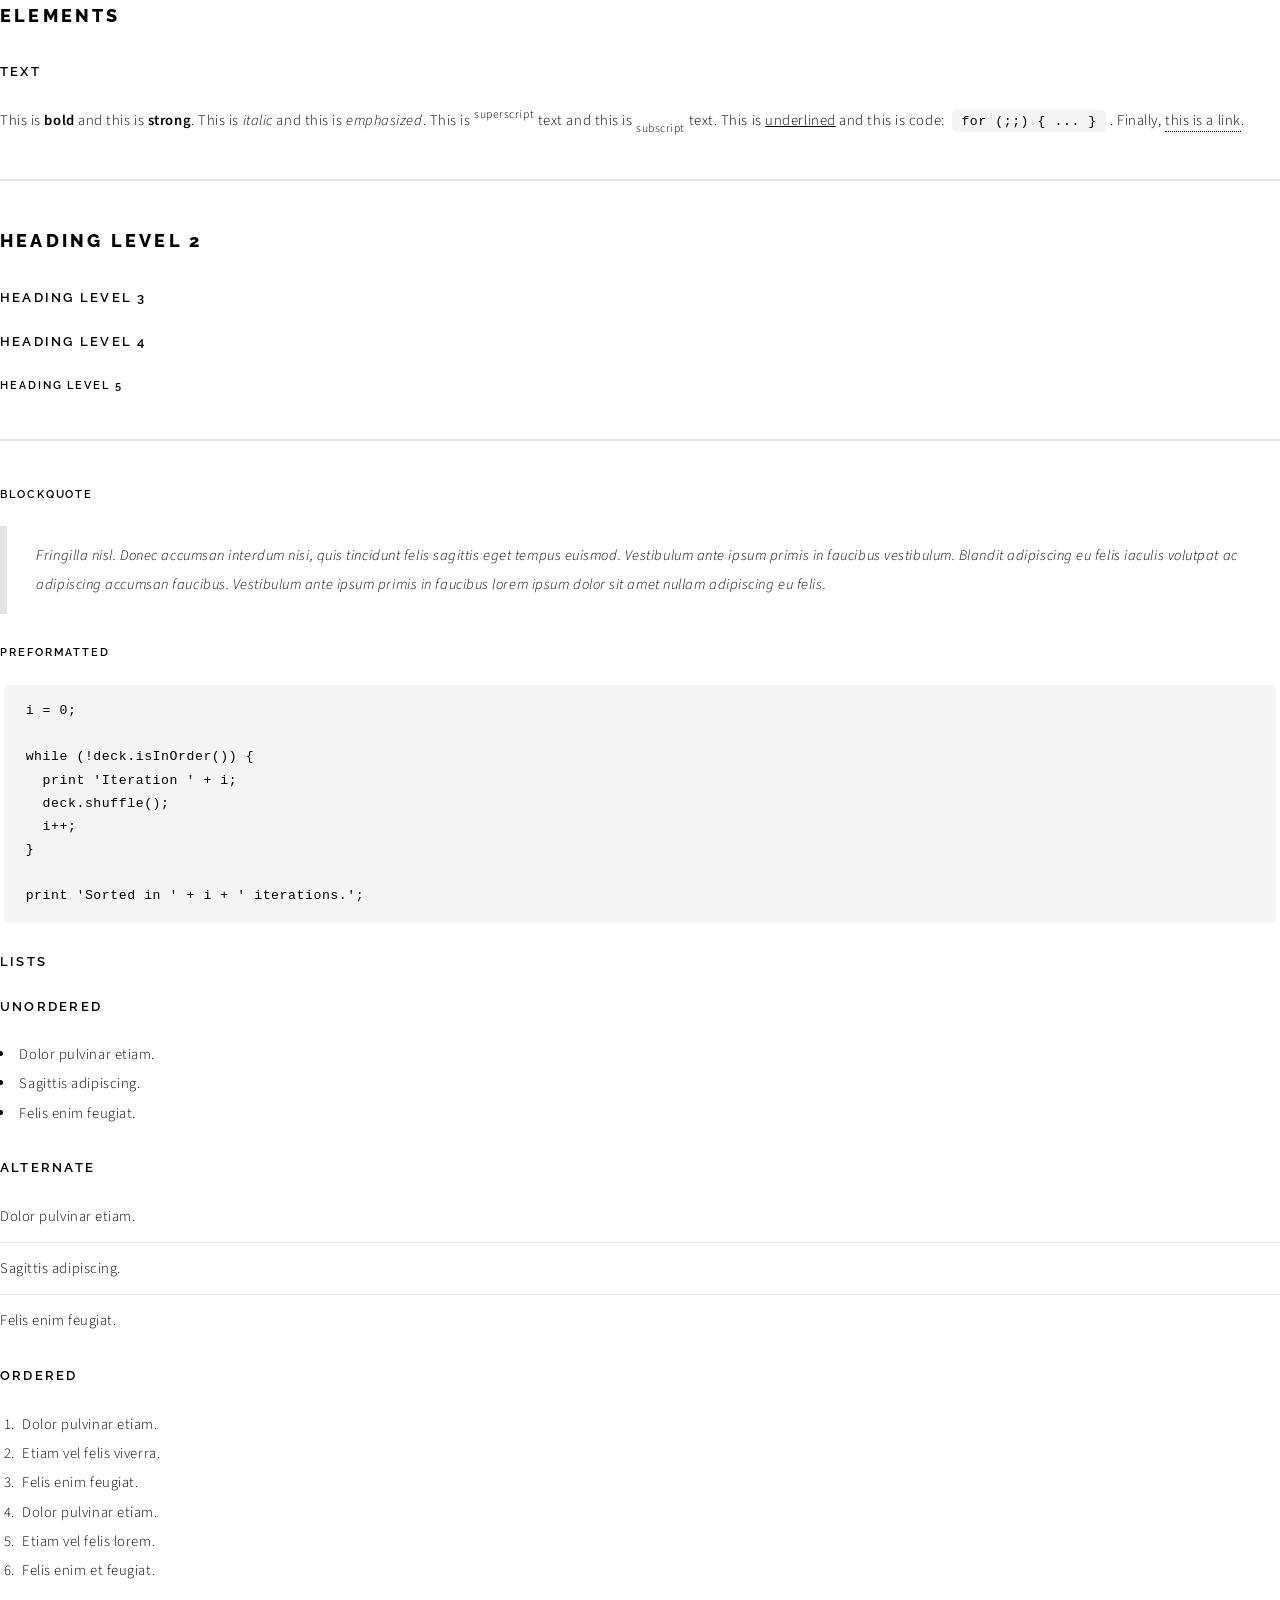
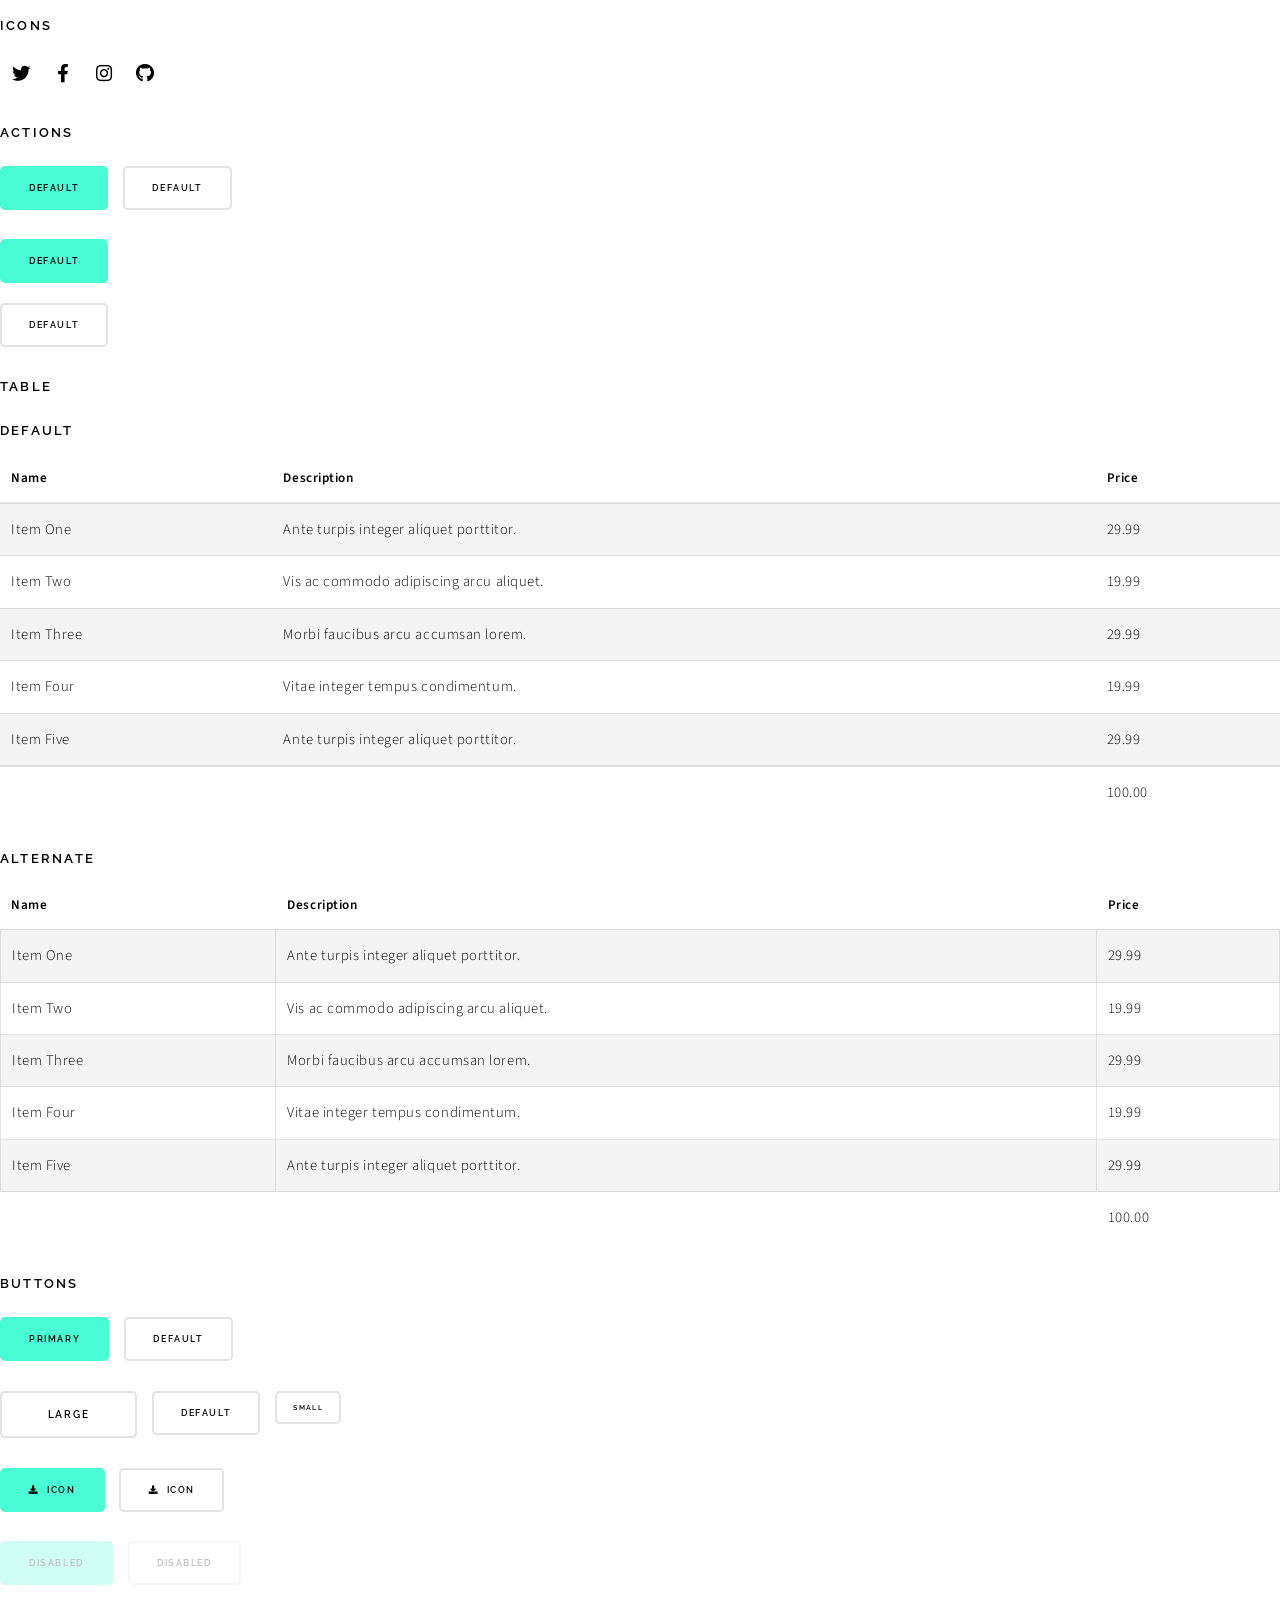
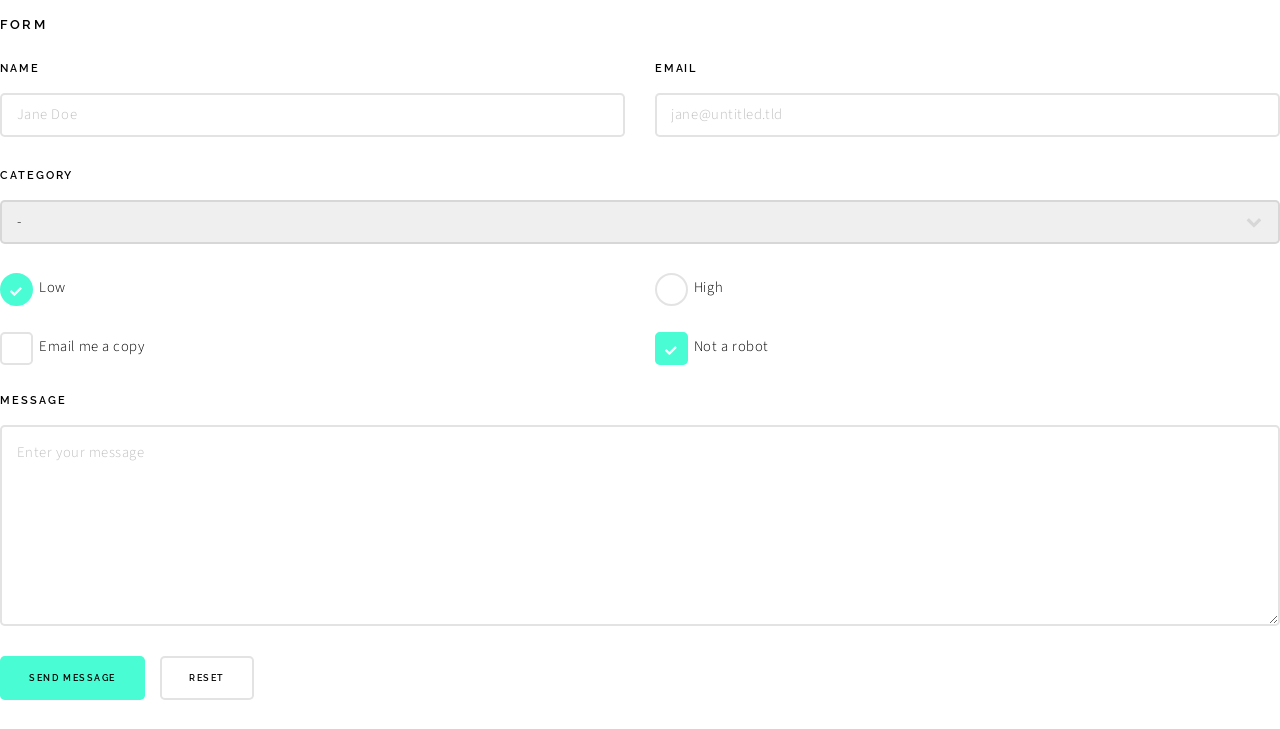
<file: element.html>
<!DOCTYPE HTML>
<!--
	Paradigm Shift by HTML5 UP
	html5up.net | @ajlkn
	Free for personal and commercial use under the CCA 3.0 license (html5up.net/license)
-->
<html>
	<head>
		<title>Paradigm Shift by HTML5 UP</title>
		<meta charset="utf-8" />
		<meta name="viewport" content="width=device-width, initial-scale=1, user-scalable=no" />
		<meta name="description" content="" />
		<meta name="keywords" content="" />
		<link rel="stylesheet" href="assets/css/main.css" />
	</head>
	<body class="is-preload">

					<section>
						<header>
							<h2>Elements</h2>
						</header>
						<div class="content">

							<section>
								<header>
									<h3>Text</h3>
								</header>
								<div class="content">
									<p>This is <b>bold</b> and this is <strong>strong</strong>. This is <i>italic</i> and this is <em>emphasized</em>.
									This is <sup>superscript</sup> text and this is <sub>subscript</sub> text.
									This is <u>underlined</u> and this is code: <code>for (;;) { ... }</code>. Finally, <a href="#">this is a link</a>.</p>
									<hr />
									<h2>Heading Level 2</h2>
									<h3>Heading Level 3</h3>
									<h4>Heading Level 4</h4>
									<h5>Heading Level 5</h5>
									<hr />
									<h5>Blockquote</h5>
									<blockquote>Fringilla nisl. Donec accumsan interdum nisi, quis tincidunt felis sagittis eget tempus euismod. Vestibulum ante ipsum primis in faucibus vestibulum. Blandit adipiscing eu felis iaculis volutpat ac adipiscing accumsan faucibus. Vestibulum ante ipsum primis in faucibus lorem ipsum dolor sit amet nullam adipiscing eu felis.</blockquote>
									<h5>Preformatted</h5>
									<pre><code>i = 0;

while (!deck.isInOrder()) {
  print 'Iteration ' + i;
  deck.shuffle();
  i++;
}

print 'Sorted in ' + i + ' iterations.';</code></pre>
								</div>
							</section>

							<section>
								<header>
									<h3>Lists</h3>
								</header>
								<div class="content">

									<h4>Unordered</h4>
									<ul>
										<li>Dolor pulvinar etiam.</li>
										<li>Sagittis adipiscing.</li>
										<li>Felis enim feugiat.</li>
									</ul>

									<h4>Alternate</h4>
									<ul class="alt">
										<li>Dolor pulvinar etiam.</li>
										<li>Sagittis adipiscing.</li>
										<li>Felis enim feugiat.</li>
									</ul>

									<h4>Ordered</h4>
									<ol>
										<li>Dolor pulvinar etiam.</li>
										<li>Etiam vel felis viverra.</li>
										<li>Felis enim feugiat.</li>
										<li>Dolor pulvinar etiam.</li>
										<li>Etiam vel felis lorem.</li>
										<li>Felis enim et feugiat.</li>
									</ol>
									<h4>Icons</h4>
									<ul class="icons">
										<li><a href="#" class="icon brands fa-twitter"><span class="label">Twitter</span></a></li>
										<li><a href="#" class="icon brands fa-facebook-f"><span class="label">Facebook</span></a></li>
										<li><a href="#" class="icon brands fa-instagram"><span class="label">Instagram</span></a></li>
										<li><a href="#" class="icon brands fa-github"><span class="label">Github</span></a></li>
									</ul>

									<h4>Actions</h4>
									<ul class="actions">
										<li><a href="#" class="button primary">Default</a></li>
										<li><a href="#" class="button">Default</a></li>
									</ul>
									<ul class="actions stacked">
										<li><a href="#" class="button primary">Default</a></li>
										<li><a href="#" class="button">Default</a></li>
									</ul>
								</div>
							</section>

							<section>
								<header>
									<h3>Table</h3>
								</header>
								<div class="content">
									<h4>Default</h4>
									<div class="table-wrapper">
										<table>
											<thead>
												<tr>
													<th>Name</th>
													<th>Description</th>
													<th>Price</th>
												</tr>
											</thead>
											<tbody>
												<tr>
													<td>Item One</td>
													<td>Ante turpis integer aliquet porttitor.</td>
													<td>29.99</td>
												</tr>
												<tr>
													<td>Item Two</td>
													<td>Vis ac commodo adipiscing arcu aliquet.</td>
													<td>19.99</td>
												</tr>
												<tr>
													<td>Item Three</td>
													<td> Morbi faucibus arcu accumsan lorem.</td>
													<td>29.99</td>
												</tr>
												<tr>
													<td>Item Four</td>
													<td>Vitae integer tempus condimentum.</td>
													<td>19.99</td>
												</tr>
												<tr>
													<td>Item Five</td>
													<td>Ante turpis integer aliquet porttitor.</td>
													<td>29.99</td>
												</tr>
											</tbody>
											<tfoot>
												<tr>
													<td colspan="2"></td>
													<td>100.00</td>
												</tr>
											</tfoot>
										</table>
									</div>

									<h4>Alternate</h4>
									<div class="table-wrapper">
										<table class="alt">
											<thead>
												<tr>
													<th>Name</th>
													<th>Description</th>
													<th>Price</th>
												</tr>
											</thead>
											<tbody>
												<tr>
													<td>Item One</td>
													<td>Ante turpis integer aliquet porttitor.</td>
													<td>29.99</td>
												</tr>
												<tr>
													<td>Item Two</td>
													<td>Vis ac commodo adipiscing arcu aliquet.</td>
													<td>19.99</td>
												</tr>
												<tr>
													<td>Item Three</td>
													<td> Morbi faucibus arcu accumsan lorem.</td>
													<td>29.99</td>
												</tr>
												<tr>
													<td>Item Four</td>
													<td>Vitae integer tempus condimentum.</td>
													<td>19.99</td>
												</tr>
												<tr>
													<td>Item Five</td>
													<td>Ante turpis integer aliquet porttitor.</td>
													<td>29.99</td>
												</tr>
											</tbody>
											<tfoot>
												<tr>
													<td colspan="2"></td>
													<td>100.00</td>
												</tr>
											</tfoot>
										</table>
									</div>
								</div>
							</section>

							<section>
								<header>
									<h3>Buttons</h3>
								</header>
								<div class="content">
									<ul class="actions">
										<li><a href="#" class="button primary">Primary</a></li>
										<li><a href="#" class="button">Default</a></li>
									</ul>
									<ul class="actions">
										<li><a href="#" class="button large">Large</a></li>
										<li><a href="#" class="button">Default</a></li>
										<li><a href="#" class="button small">Small</a></li>
									</ul>
									<ul class="actions">
										<li><a href="#" class="button primary icon solid fa-download">Icon</a></li>
										<li><a href="#" class="button icon solid fa-download">Icon</a></li>
									</ul>
									<ul class="actions">
										<li><span class="button primary disabled">Disabled</span></li>
										<li><span class="button disabled">Disabled</span></li>
									</ul>
								</div>
							</section>

							<section>
								<header>
									<h3>Form</h3>
								</header>
								<div class="content">
									<form method="post" action="#">
										<div class="fields">
											<div class="field half">
												<label for="demo-name">Name</label>
												<input type="text" name="demo-name" id="demo-name" value="" placeholder="Jane Doe" />
											</div>
											<div class="field half">
												<label for="demo-email">Email</label>
												<input type="email" name="demo-email" id="demo-email" value="" placeholder="jane@untitled.tld" />
											</div>
											<div class="field">
												<label for="demo-category">Category</label>
												<select name="demo-category" id="demo-category">
													<option value="">-</option>
													<option value="1">Manufacturing</option>
													<option value="1">Shipping</option>
													<option value="1">Administration</option>
													<option value="1">Human Resources</option>
												</select>
											</div>
											<div class="field half">
												<input type="radio" id="demo-priority-low" name="demo-priority" checked>
												<label for="demo-priority-low">Low</label>
											</div>
											<div class="field half">
												<input type="radio" id="demo-priority-high" name="demo-priority">
												<label for="demo-priority-high">High</label>
											</div>
											<div class="field half">
												<input type="checkbox" id="demo-copy" name="demo-copy">
												<label for="demo-copy">Email me a copy</label>
											</div>
											<div class="field half">
												<input type="checkbox" id="demo-human" name="demo-human" checked>
												<label for="demo-human">Not a robot</label>
											</div>
											<div class="field">
												<label for="demo-message">Message</label>
												<textarea name="demo-message" id="demo-message" placeholder="Enter your message" rows="6"></textarea>
											</div>
										</div>
										<ul class="actions">
											<li><input type="submit" value="Send Message" class="primary" /></li>
											<li><input type="reset" value="Reset" /></li>
										</ul>
									</form>
								</div>
							</section>

						</div>
					</section>
                    
		<!-- Scripts -->
        <script src="assets/js/jquery.min.js"></script>
        <script src="assets/js/jquery.scrolly.min.js"></script>
        <script src="assets/js/browser.min.js"></script>
        <script src="assets/js/breakpoints.min.js"></script>
        <script src="assets/js/util.js"></script>
        <script src="assets/js/main.js"></script>

</body>
</html>
</file>
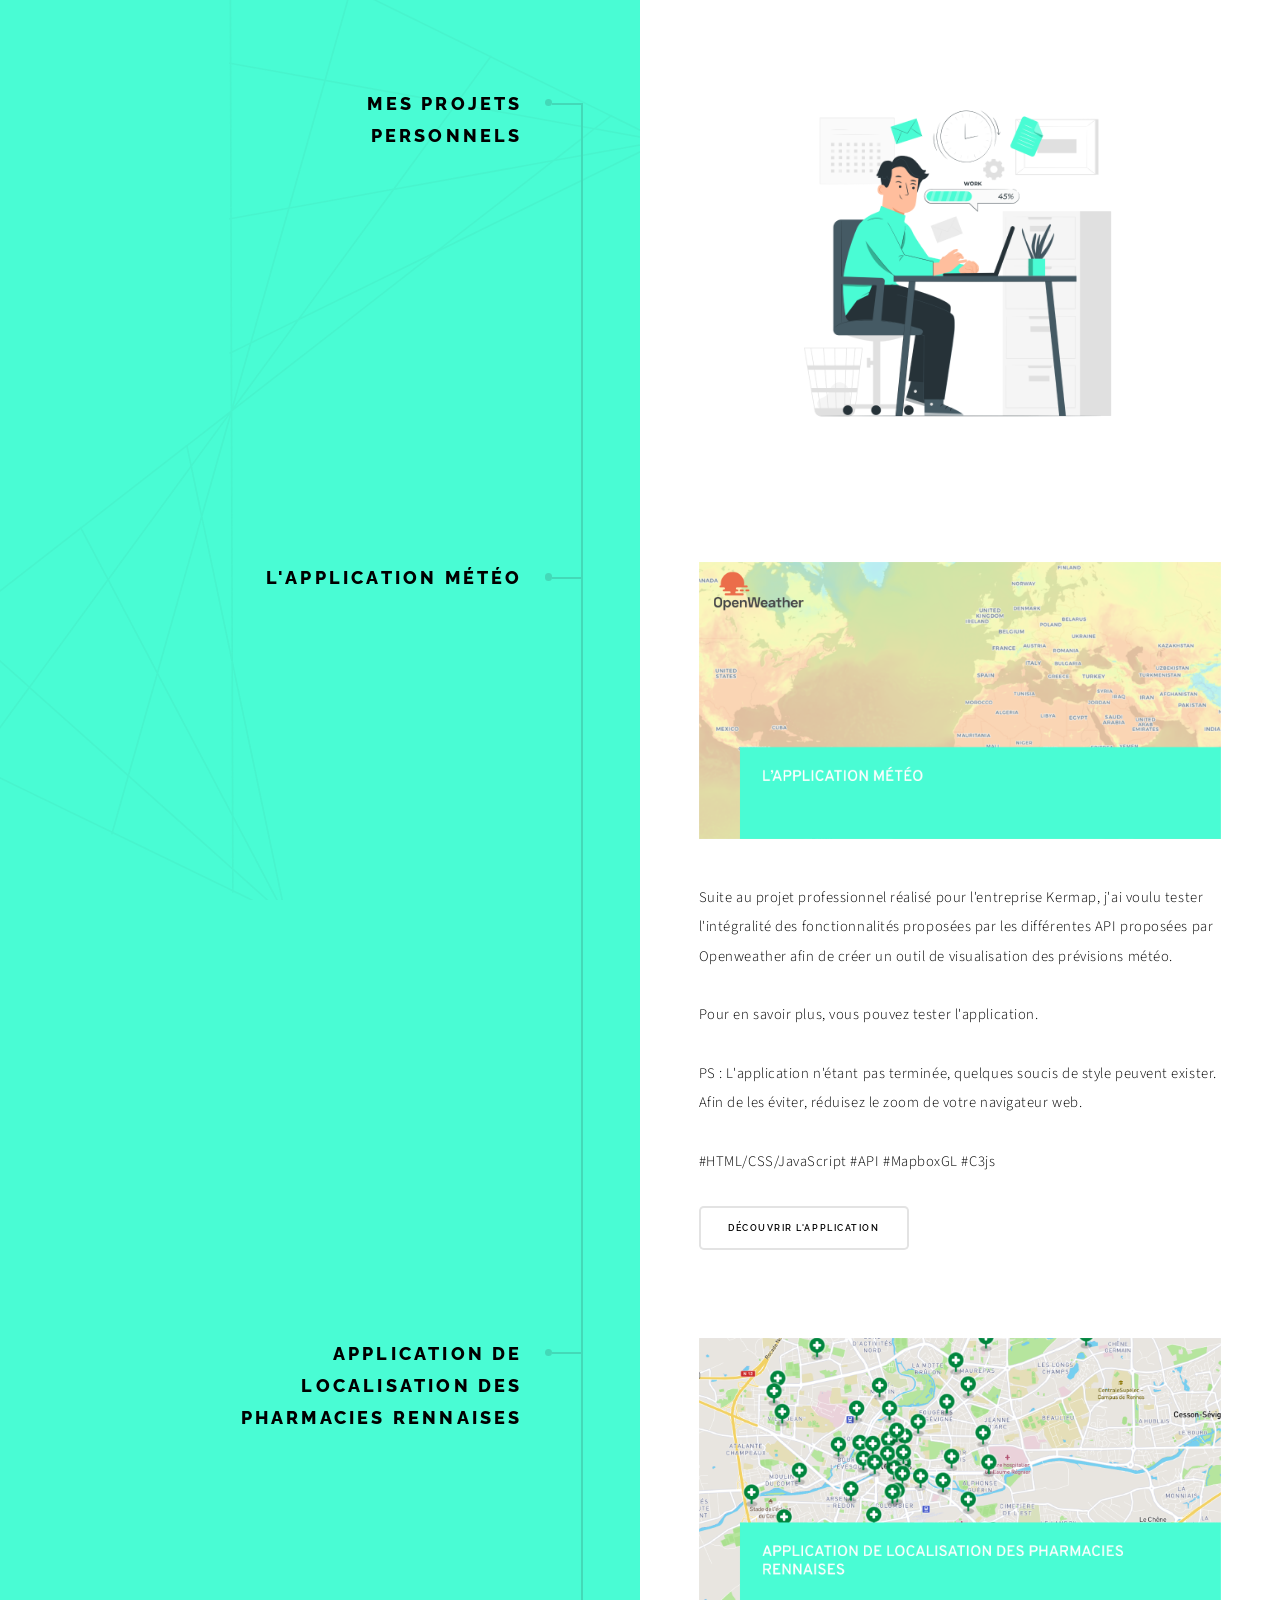
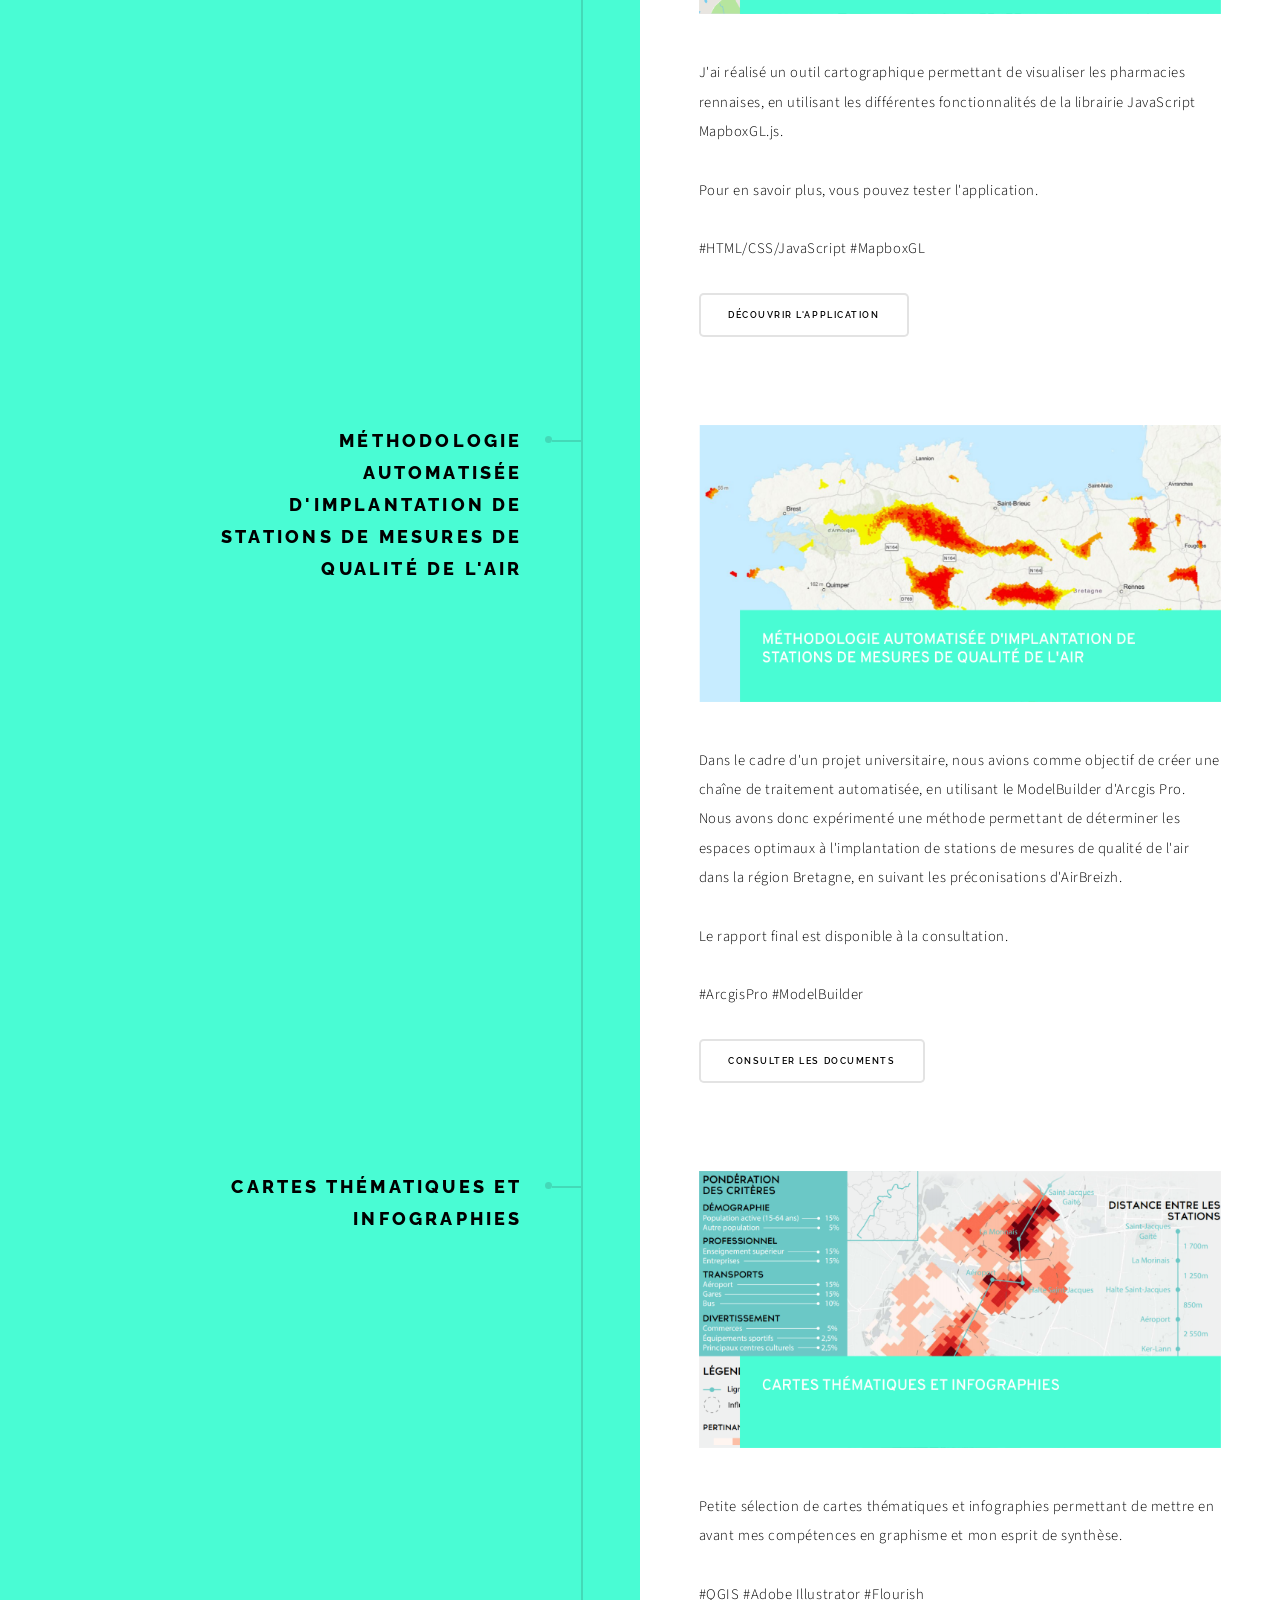
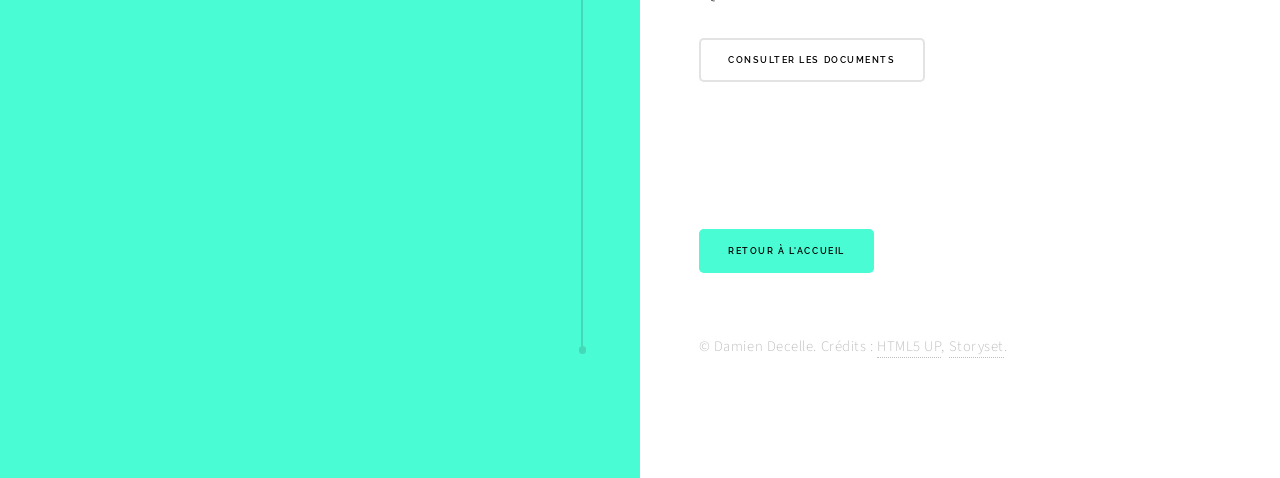
<file: projets-personnels.html>
<!DOCTYPE HTML>
<!--
	Paradigm Shift by HTML5 UP
	html5up.net | @ajlkn
	Free for personal and commercial use under the CCA 3.0 license (html5up.net/license)
-->
<html>
	<head>
		<link rel="icon" type="png" sizes="16x16" href="images/logo_damien_decelle.png">
		<title>Damien Decelle | Projets personnels</title>
		<meta charset="utf-8" />
		<meta name="viewport" content="width=device-width, initial-scale=1, user-scalable=no" />
		<meta name="description" content="" />
		<meta name="keywords" content="" />
		<link rel="stylesheet" href="assets/css/main.css" />
	</head>
	<body class="is-preload">

		<!-- Wrapper -->
			<div id="wrapper">

				<!-- Section -->
				<section id="first">
				</section>

				<!-- Section -->
					<section id="first">
						<header>
							<h2>Mes projets personnels</h2>
						</header>
						<div class="content">
							<span class="image main"><img src="images/Work in progress-pana.png" alt="" /></span>
						</div>
					</section>

				<!-- Section -->
					<section id="first">
						<header>
							<h2>L'application météo</h2>
						</header>
						<div class="content">
							<span class="image main"><img src="images/application_meteo.png" alt="" /></span>
							<p>Suite au projet professionnel réalisé pour l'entreprise Kermap, j'ai voulu tester l'intégralité des fonctionnalités proposées par les différentes API proposées par Openweather afin de créer un outil de visualisation des prévisions météo.<br>
								<br>
								Pour en savoir plus, vous pouvez tester l'application.<br>
							   <br>
							   PS : L'application n'étant pas terminée, quelques soucis de style peuvent exister. Afin de les éviter, réduisez le zoom de votre navigateur web.<br>
							   <br>
							   #HTML/CSS/JavaScript #API #MapboxGL #C3js</p>
							   <a href="https://damiendecelle.github.io/ApplicationMeteo/" class="button">Découvrir l'application</a>
						</div>
					</section>

				<!-- Section -->
					<section id="first">
						<header>
							<h2>Application de localisation des pharmacies rennaises</h2>
						</header>
						<div class="content">
							<span class="image main"><img src="images/pharmacies.png" alt="" /></span>
							<p>J'ai réalisé un outil cartographique permettant de visualiser les pharmacies rennaises, en utilisant les différentes fonctionnalités de la librairie JavaScript MapboxGL.js.<br>
								<br>
								Pour en savoir plus, vous pouvez tester l'application.<br>
								<br>
								#HTML/CSS/JavaScript #MapboxGL</p>
								<a href="https://damiendecelle.github.io/Pharmacies_rennaise/" class="button">Découvrir l'application</a>
						</div>
					</section>

				<!-- Section -->
					<section id="first">
						<header>
							<h2>Méthodologie automatisée d'implantation de stations de mesures de qualité de l'air</h2>
						</header>
						<div class="content">
							<span class="image main"><img src="images/stations.png" alt="" /></span>
							<p>Dans le cadre d'un projet universitaire, nous avions comme objectif de créer une chaîne de traitement automatisée, en utilisant le ModelBuilder d'Arcgis Pro. 
								<br>
								Nous avons donc expérimenté une méthode permettant de déterminer les espaces optimaux à l'implantation de stations de mesures de qualité de l'air dans la région Bretagne, en suivant les préconisations d'AirBreizh.<br>
								<br>
								Le rapport final est disponible à la consultation.<br> 
								<br>
								#ArcgisPro #ModelBuilder</p>
								<a href="https://drive.google.com/drive/folders/1mP47UloPDFiBlPA1aJ7sFKI965QsdOMP?usp=sharing" class="button">Consulter les documents</a>
						</div>
					</section>

				<!-- Section -->
					<section id="first">
						<header>
							<h2>Cartes thématiques et infographies</h2>
						</header>
						<div class="content">
							<span class="image main"><img src="images/cartes.png" alt="" /></span>
							<p>Petite sélection de cartes thématiques et infographies permettant de mettre en avant mes compétences en graphisme et mon esprit de synthèse.<br>
								<br>
								#QGIS #Adobe Illustrator #Flourish</p>
								<a href="https://drive.google.com/drive/folders/1jsZ9jEvj7pIkmp1BwENbyfNEgWGz-q9b?usp=sharing" class="button">Consulter les documents</a>
								<br><br><br><br><br><br>
								<a href="index.html" class="button primary">Retour à l'accueil</a>
								<br><br><br>
						</div>
					</section>
					
				<!-- Copyright -->
					<div class="copyright">&copy; Damien Decelle. Crédits : <a href="https://html5up.net">HTML5 UP</a>, <a href="https://storyset.com/">Storyset</a>.</div>

			</div>

		<!-- Scripts -->
			<script src="assets/js/jquery.min.js"></script>
			<script src="assets/js/jquery.scrolly.min.js"></script>
			<script src="assets/js/browser.min.js"></script>
			<script src="assets/js/breakpoints.min.js"></script>
			<script src="assets/js/util.js"></script>
			<script src="assets/js/main.js"></script>

	</body>
</html>
</file>
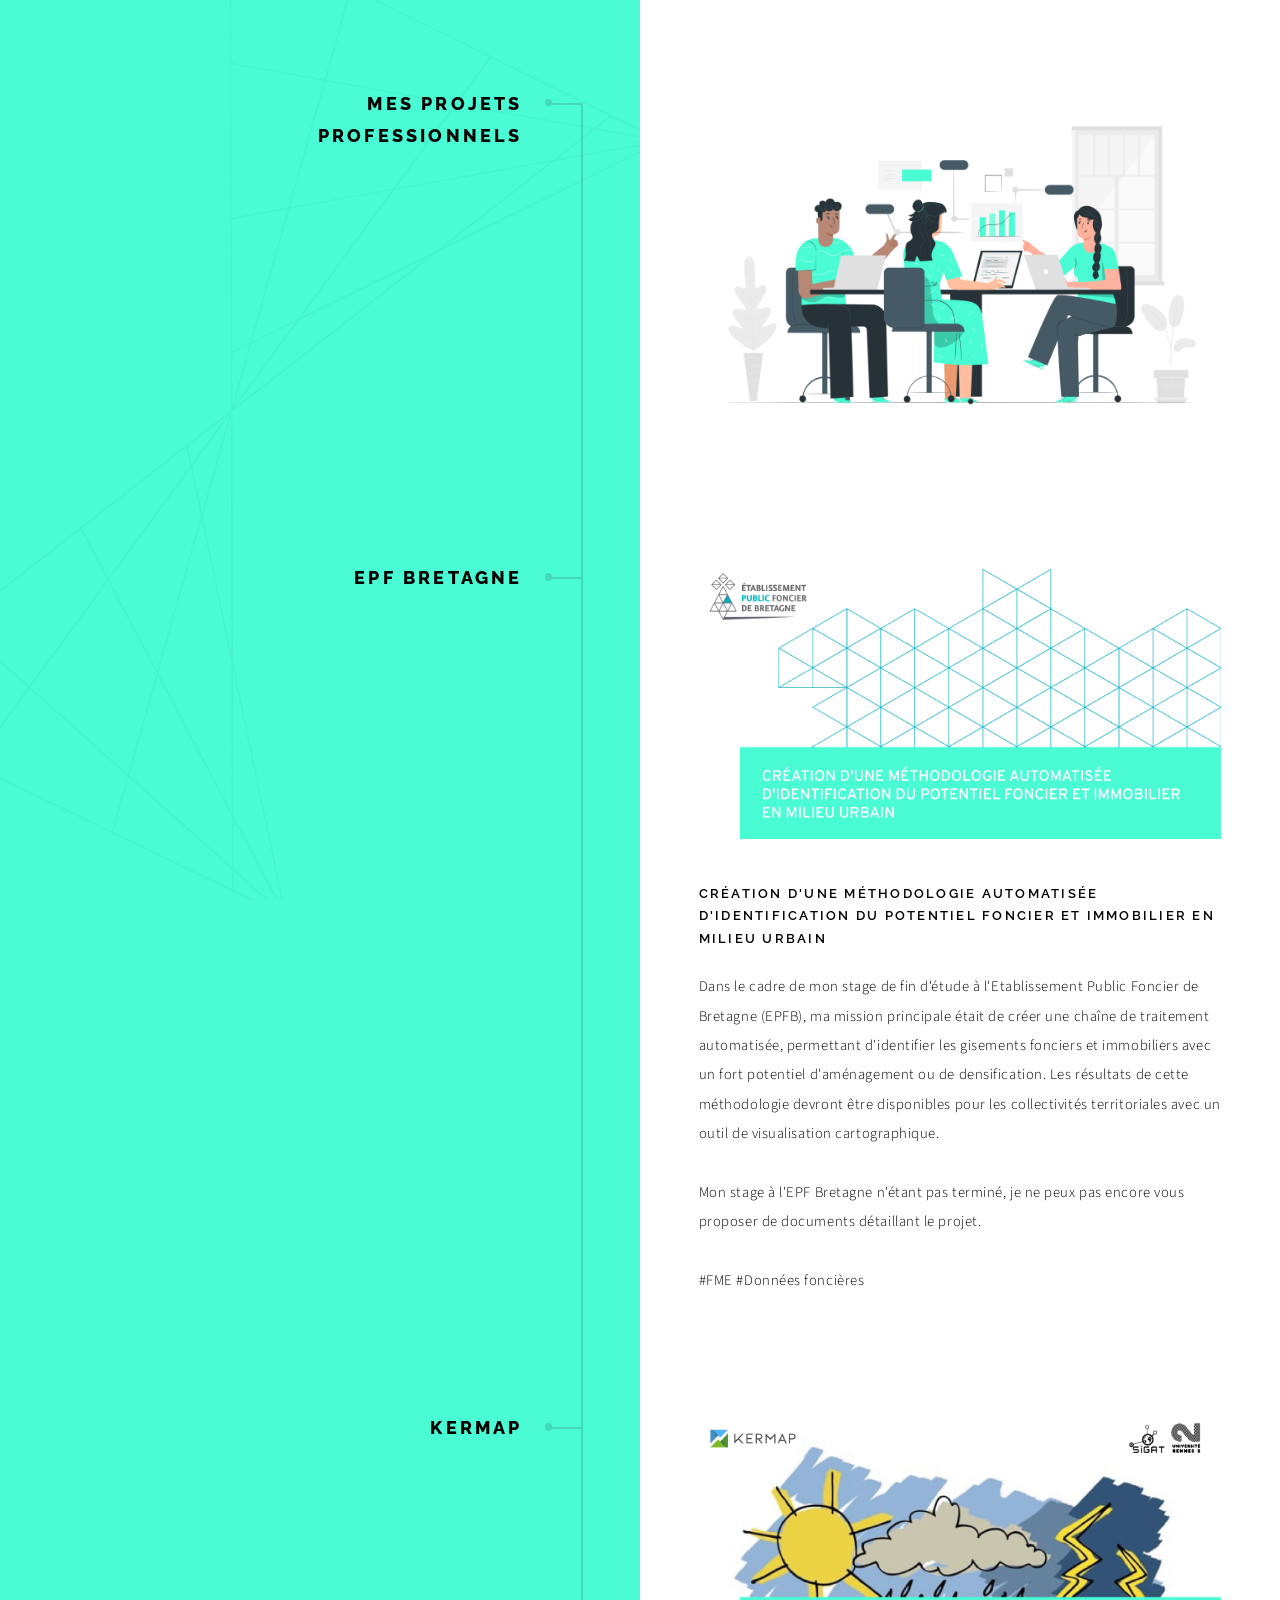
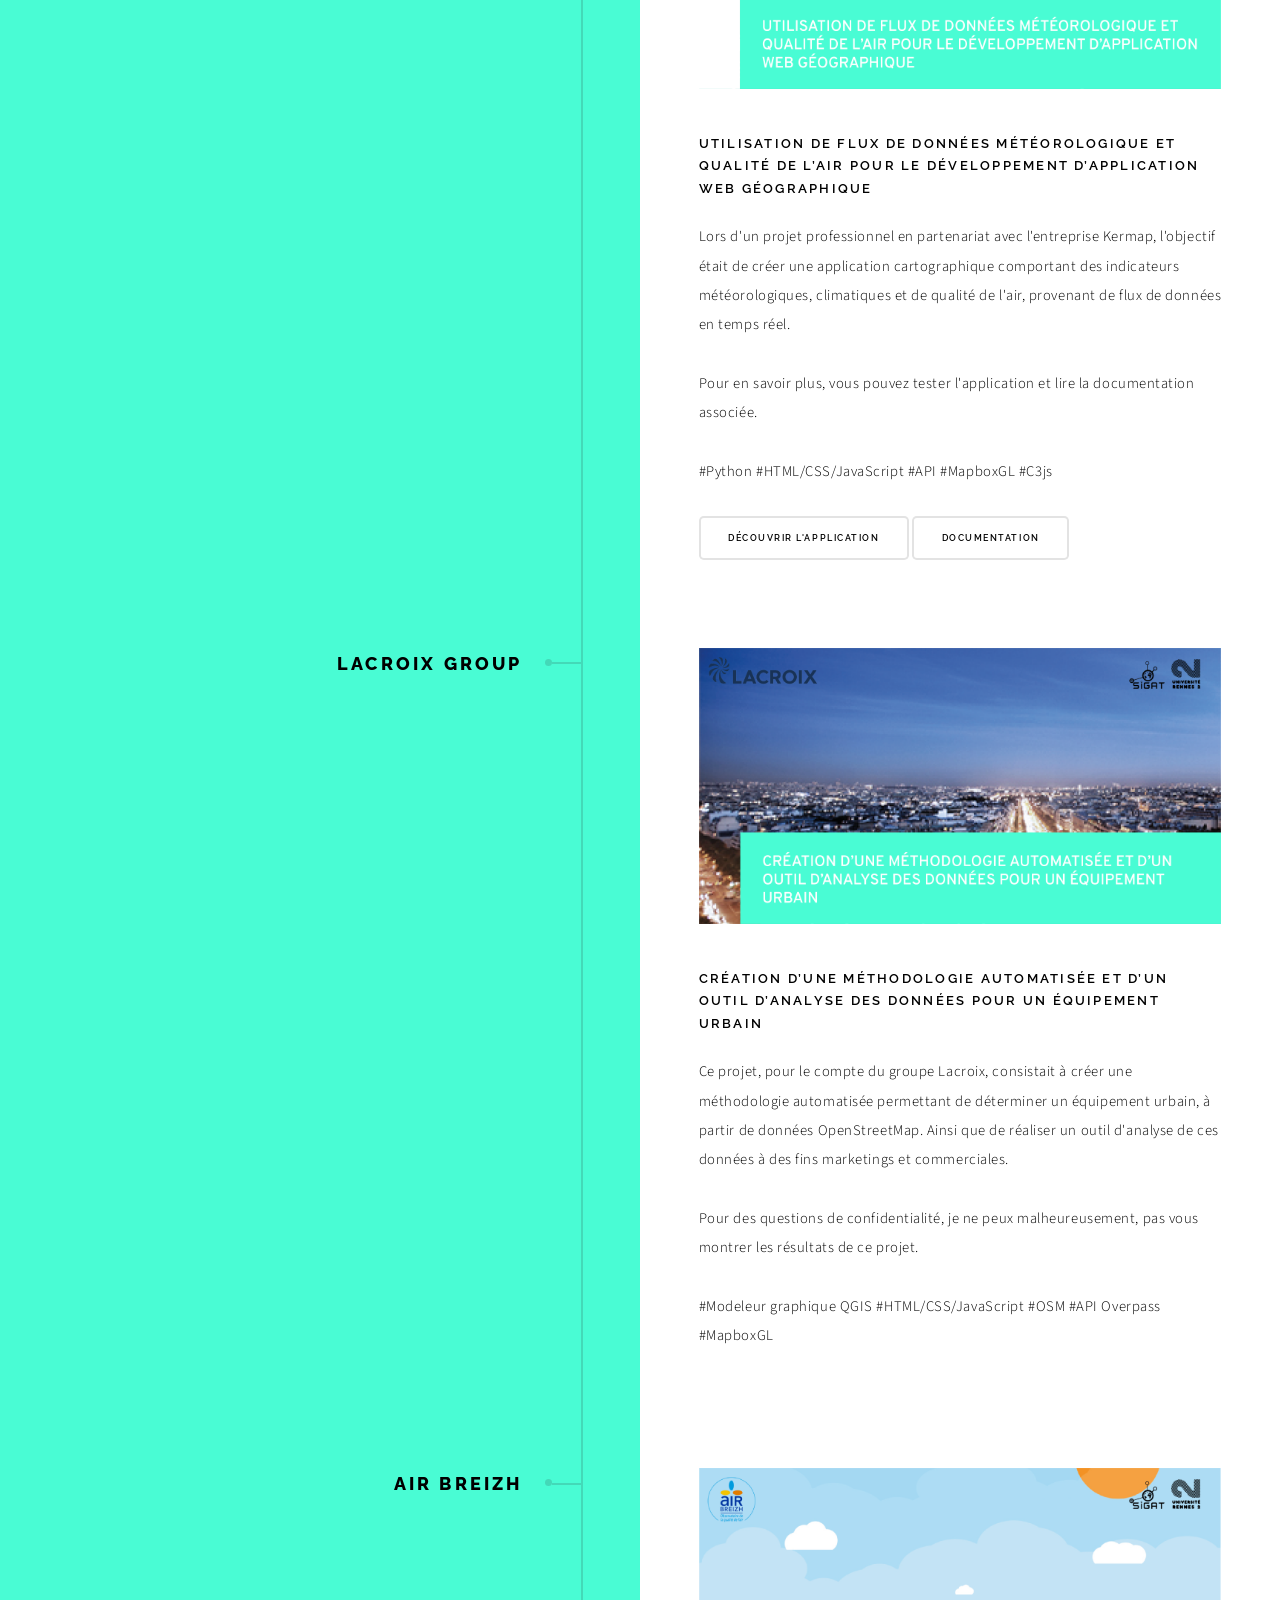
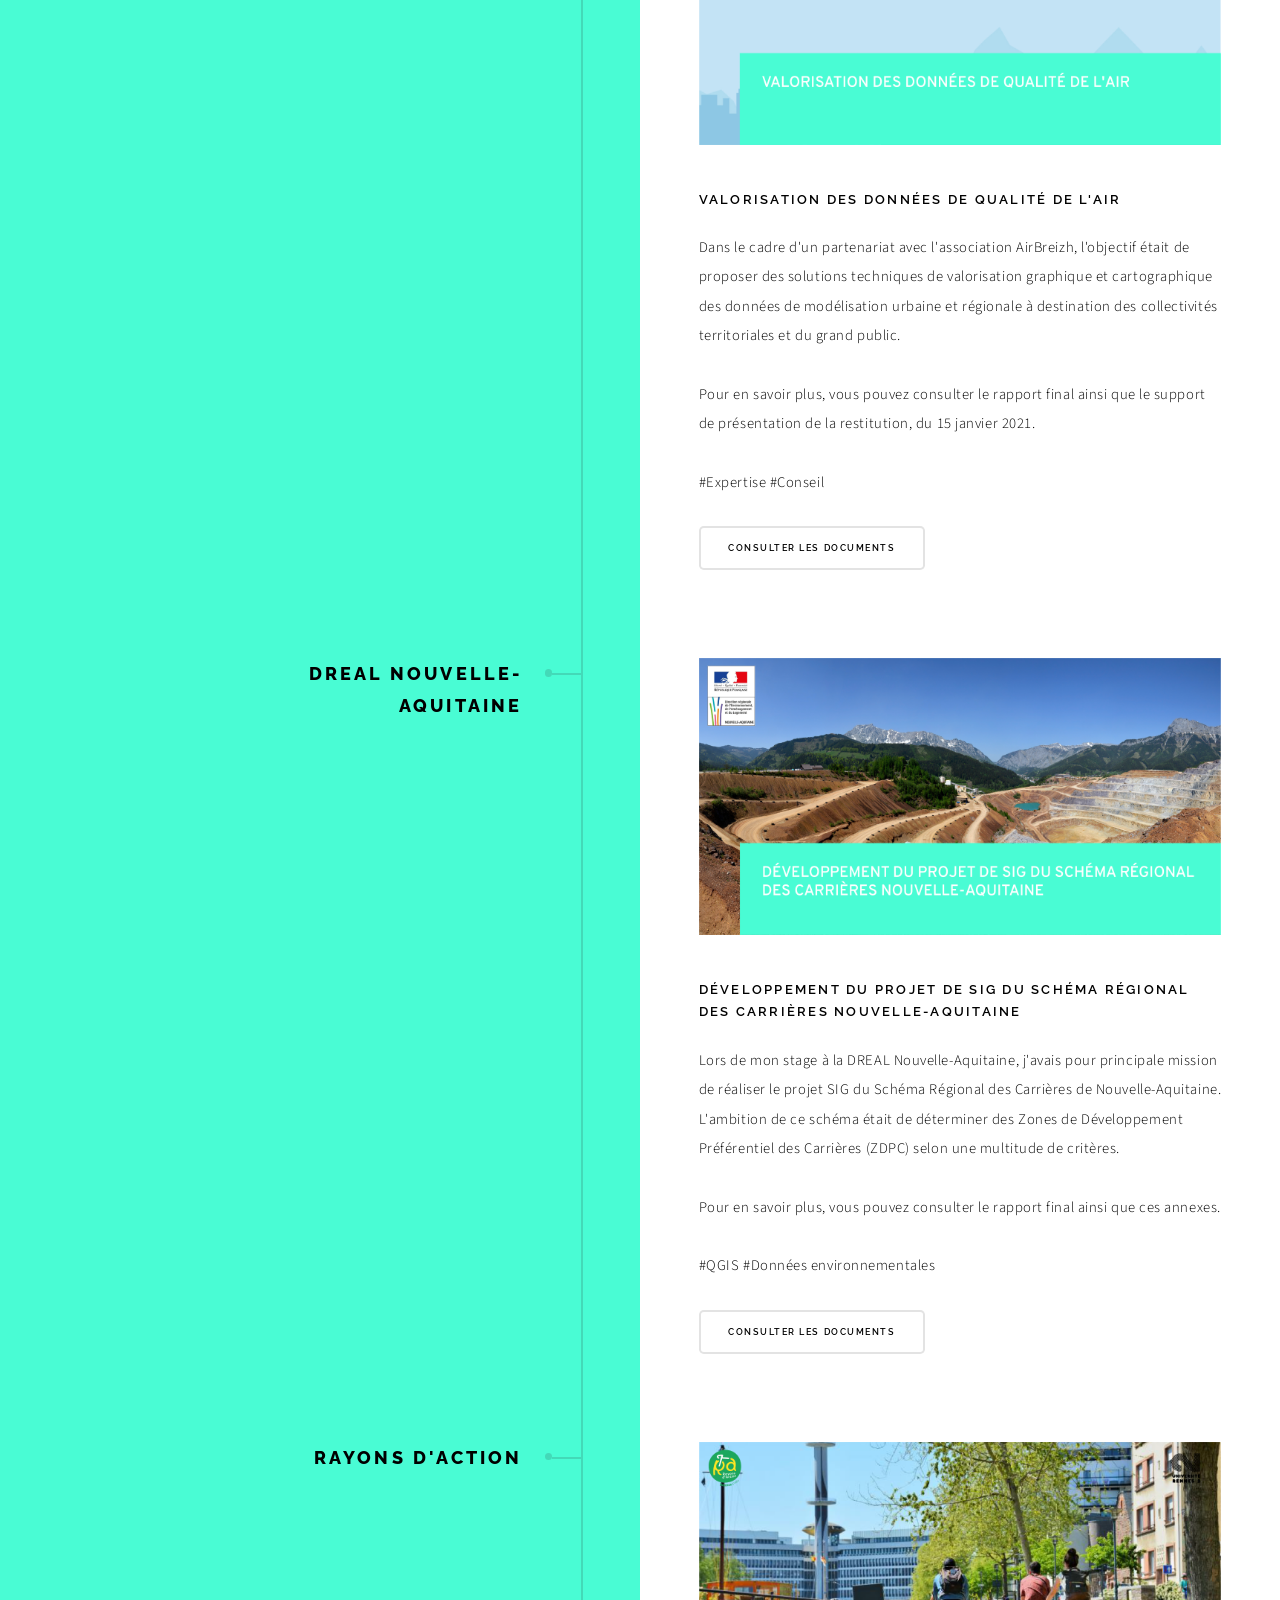
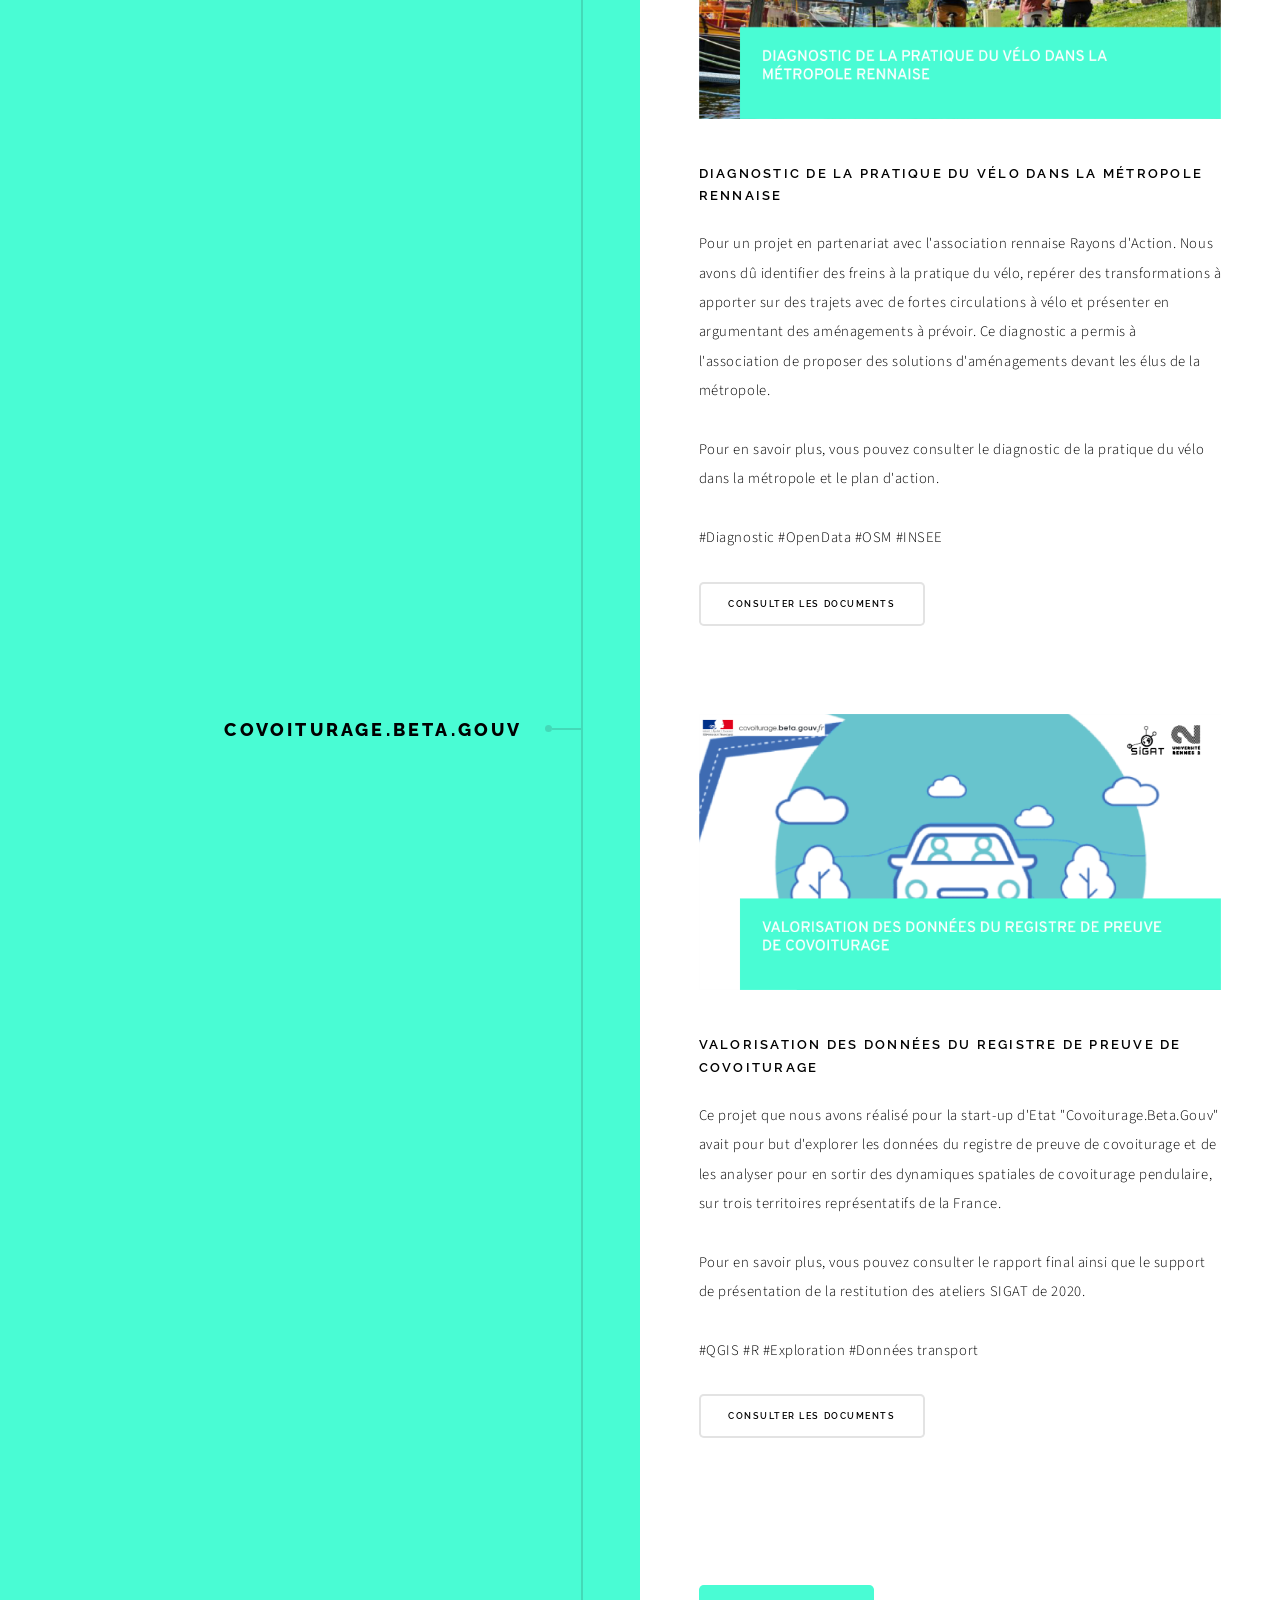
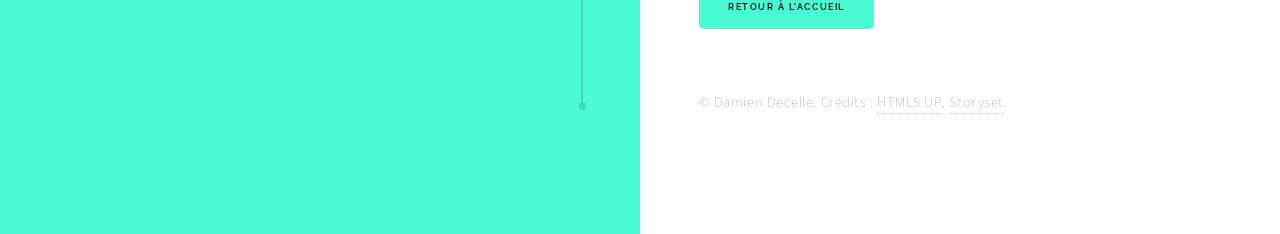
<file: projets-professionnels.html>
<!DOCTYPE HTML>
<!--
	Paradigm Shift by HTML5 UP
	html5up.net | @ajlkn
	Free for personal and commercial use under the CCA 3.0 license (html5up.net/license)
-->
<html>
	<head>
		<link rel="icon" type="png" sizes="16x16" href="images/logo_damien_decelle.png">
		<title>Damien Decelle | Projets professionnels</title>
		<meta charset="utf-8" />
		<meta name="viewport" content="width=device-width, initial-scale=1, user-scalable=no" />
		<meta name="description" content="" />
		<meta name="keywords" content="" />
		<link rel="stylesheet" href="assets/css/main.css" />
	</head>
	<body class="is-preload">

		<!-- Wrapper -->
			<div id="wrapper">

				<!-- Section -->
				<section id="first">
				</section>

				<!-- Section -->
					<section id="first">
						<header>
							<h2>Mes projets professionnels</h2>
						</header>
						<div class="content">
							<span class="image main"><img src="images/Team-pana.png" alt="" /></span>
						</div>
					</section>

				<!-- Section -->
					<section id="first">
						<header>
							<h2>EPF Bretagne</h2>
						</header>
						<div class="content">
							<span class="image main"><img src="images/epf.png" alt="" /></span>
							<h3>Création d'une méthodologie automatisée d'identification du potentiel foncier et immobilier en milieu urbain</h3>
							<p>Dans le cadre de mon stage de fin d'étude à l'Etablissement Public Foncier de Bretagne (EPFB), ma mission principale était de créer une chaîne de traitement automatisée, permettant d'identifier les gisements fonciers et immobiliers avec un fort potentiel d'aménagement ou de densification. Les résultats de cette méthodologie devront être disponibles pour les collectivités territoriales avec un outil de visualisation cartographique.<br>
								<br>
								Mon stage à l'EPF Bretagne n'étant pas terminé, je ne peux pas encore vous proposer de documents détaillant le projet.<br>
								<br>
								#FME #Données foncières </p>
						</div>
					</section>

				<!-- Section -->
					<section id="first">
						<header>
							<h2>Kermap</h2>
						</header>
						<div class="content">
							<span class="image main"><img src="images/kermap.png" alt="" /></span>
							<h3>Utilisation de flux de données météorologique et qualité de l’air pour le développement d’application web géographique</h3>
							<p>Lors d'un projet professionnel en partenariat avec l'entreprise Kermap, l'objectif était de créer une application cartographique comportant des indicateurs météorologiques, climatiques et de qualité de l'air, provenant de flux de données en temps réel.<br>
								<br>
								Pour en savoir plus, vous pouvez tester l'application et lire la documentation associée.<br>
								<br>
								#Python #HTML/CSS/JavaScript #API #MapboxGL #C3js</p>
								<a href="https://damiendecelle.github.io/Kermap_ApplicationWeb/" class="button">Découvrir l'application</a> <a href="https://drive.google.com/drive/folders/1T17h9PCseGGefBY_t2h4ZWsldmBmgPN0?usp=sharing" class="button">Documentation</a>
						</div>
					</section>

				<!-- Section -->
					<section id="first">
						<header>
							<h2>Lacroix Group</h2>
						</header>
						<div class="content">
							<span class="image main"><img src="images/lacroix.png" alt="" /></span>
							<h3>Création d’une méthodologie automatisée et d’un outil d’analyse des données pour un équipement urbain</h3>
							<p>Ce projet, pour le compte du groupe Lacroix, consistait à créer une méthodologie automatisée permettant de déterminer un équipement urbain, à partir de données OpenStreetMap. Ainsi que de réaliser un outil d'analyse de ces données à des fins marketings et commerciales.<br>
								<br>
								Pour des questions de confidentialité, je ne peux malheureusement, pas vous montrer les résultats de ce projet.<br>
								<br>
								#Modeleur graphique QGIS #HTML/CSS/JavaScript #OSM #API Overpass #MapboxGL</p>
						</div>
					</section>

				<!-- Section -->
					<section id="first">
						<header>
							<h2>Air Breizh</h2>
						</header>
						<div class="content">
							<span class="image main"><img src="images/air_breizh.png" alt="" /></span>
							<h3>Valorisation des données de qualité de l'air</h3>
							<p>Dans le cadre d'un partenariat avec l'association AirBreizh, l'objectif était de proposer des solutions techniques de valorisation graphique et cartographique des données de modélisation urbaine et régionale à destination des collectivités territoriales et du grand public.<br>
								<br>
							    Pour en savoir plus, vous pouvez consulter le rapport final ainsi que le support de présentation de la restitution, du 15 janvier 2021.<br>
							   <br>
							   #Expertise #Conseil </p>
								<a href="https://drive.google.com/drive/folders/1dSll64HvAfiQKt52Ih9WeA6TybmmnDBv?usp=sharing" class="button">Consulter les documents</a>
						</div>
					</section>

				<!-- Section -->
					<section id="first">
						<header>
							<h2>DREAL Nouvelle-Aquitaine</h2>
						</header>
						<div class="content">
							<span class="image main"><img src="images/dreal.png" alt="" /></span>
							<h3>Développement du projet de SIG du Schéma Régional des Carrières Nouvelle-Aquitaine</h3>
							<p>Lors de mon stage à la DREAL Nouvelle-Aquitaine, j'avais pour principale mission de réaliser le projet SIG du Schéma Régional des Carrières de Nouvelle-Aquitaine. L'ambition de ce schéma était de déterminer des Zones de Développement Préférentiel des Carrières (ZDPC) selon une multitude de critères.<br>
								<br>
								Pour en savoir plus, vous pouvez consulter le rapport final ainsi que ces annexes.<br>
								<br>
								#QGIS #Données environnementales </p>
								<a href="https://drive.google.com/drive/folders/1qMi8THwk7VsajBV4_gTw6Ke1LvdFyitG?usp=sharing" class="button">Consulter les documents</a>
						</div>
					</section>

				<!-- Section -->
					<section id="first">
						<header>
							<h2>Rayons d'Action</h2>
						</header>
						<div class="content">
							<span class="image main"><img src="images/rayons_action.png" alt="" /></span>
							<h3>Diagnostic de la pratique du vélo dans la métropole rennaise</h3>
							<p>Pour un projet en partenariat avec l'association rennaise Rayons d'Action. Nous avons dû identifier des freins à la pratique du vélo, repérer des transformations à apporter sur des trajets avec de fortes circulations à vélo et présenter en argumentant des aménagements à prévoir. Ce diagnostic a permis à l'association de proposer des solutions d'aménagements devant les élus de la métropole.<br>
								<br>
								Pour en savoir plus, vous pouvez consulter le diagnostic de la pratique du vélo dans la métropole et le plan d'action.<br>
								<br>
								#Diagnostic #OpenData #OSM #INSEE</p>
								<a href="https://drive.google.com/drive/folders/15blLZjlQAYoEEwrbzvepMGn1RcHvoQOK?usp=sharing" class="button">Consulter les documents</a>
						</div>
					</section>

				<!-- Section -->
					<section id="first">
						<header>
							<h2>Covoiturage.Beta.gouv</h2>
						</header>
						<div class="content">
							<span class="image main"><img src="images/covoituragebetagouv.png" alt="" /></span>
							<h3>Valorisation des données du registre de preuve de covoiturage</h3>
							<p>Ce projet que nous avons réalisé pour la start-up d'Etat "Covoiturage.Beta.Gouv" avait pour but d'explorer les données du registre de preuve de covoiturage et de les analyser pour en sortir des dynamiques spatiales de covoiturage pendulaire, sur trois territoires représentatifs de la France.<br>
								<br>
								Pour en savoir plus, vous pouvez consulter le rapport final ainsi que le support de présentation de la restitution des ateliers SIGAT de 2020.<br>
								<br>
								#QGIS #R #Exploration #Données transport</p>
								<a href="https://drive.google.com/drive/folders/17kjIAwnvPRfx9a48kcnzzkrYk_aZsANu?usp=sharing" class="button">Consulter les documents</a>
								<br><br><br><br><br><br>
								<a href="index.html" class="button primary">Retour à l'accueil</a>
								<br><br><br>
						</div>
					</section>
					
				<!-- Copyright -->
					<div class="copyright">&copy; Damien Decelle. Crédits : <a href="https://html5up.net">HTML5 UP</a>, <a href="https://storyset.com/">Storyset</a>.</div>

			</div>

		<!-- Scripts -->
			<script src="assets/js/jquery.min.js"></script>
			<script src="assets/js/jquery.scrolly.min.js"></script>
			<script src="assets/js/browser.min.js"></script>
			<script src="assets/js/breakpoints.min.js"></script>
			<script src="assets/js/util.js"></script>
			<script src="assets/js/main.js"></script>

	</body>
</html>
</file>
<file: assets/css/main.css>
@import url(fontawesome-all.min.css);
@import url("https://fonts.googleapis.com/css?family=Source+Sans+Pro:300,600,700,300i,600i,700i|Raleway:600,800");

/*
	Paradigm Shift by HTML5 UP
	html5up.net | @ajlkn
	Free for personal and commercial use under the CCA 3.0 license (html5up.net/license)
*/

html, body, div, span, applet, object,
iframe, h1, h2, h3, h4, h5, h6, p, blockquote,
pre, a, abbr, acronym, address, big, cite,
code, del, dfn, em, img, ins, kbd, q, s, samp,
small, strike, strong, sub, sup, tt, var, b,
u, i, center, dl, dt, dd, ol, ul, li, fieldset,
form, label, legend, table, caption, tbody,
tfoot, thead, tr, th, td, article, aside,
canvas, details, embed, figure, figcaption,
footer, header, hgroup, menu, nav, output, ruby,
section, summary, time, mark, audio, video {
	margin: 0;
	padding: 0;
	border: 0;
	font-size: 100%;
	font: inherit;
	vertical-align: baseline;}

article, aside, details, figcaption, figure,
footer, header, hgroup, menu, nav, section {
	display: block;}

body {
	line-height: 1;
}

ol, ul {
	list-style: none;
}

blockquote, q {
	quotes: none;
}

	blockquote:before, blockquote:after, q:before, q:after {
		content: '';
		content: none;
	}

table {
	border-collapse: collapse;
	border-spacing: 0;
}

body {
	-webkit-text-size-adjust: none;
}

mark {
	background-color: transparent;
	color: inherit;
}

input::-moz-focus-inner {
	border: 0;
	padding: 0;
}

input, select, textarea {
	-moz-appearance: none;
	-webkit-appearance: none;
	-ms-appearance: none;
	appearance: none;
}

/* Basic */

	@-ms-viewport {
		width: device-width;
	}

	body {
		-ms-overflow-style: scrollbar;
	}

	@media screen and (max-width: 480px) {

		html, body {
			min-width: 320px;
		}

	}

	html {
		box-sizing: border-box;
	}

	*, *:before, *:after {
		box-sizing: inherit;
	}

	html {
		overflow-x: hidden;
	}

	body {
		background: #ffffff;
		overflow-x: hidden;
	}

		body.is-preload *, body.is-preload *:before, body.is-preload *:after {
			-moz-animation: none !important;
			-webkit-animation: none !important;
			-ms-animation: none !important;
			animation: none !important;
			-moz-transition: none !important;
			-webkit-transition: none !important;
			-ms-transition: none !important;
			transition: none !important;
		}

/* Typography */

	html {
		font-size: 16pt;
	}

		@media screen and (max-width: 1920px) {

			html {
				font-size: 11pt;
			}

		}

		@media screen and (max-width: 1152px) {

			html {
				font-size: 12pt;
			}

		}

		@media screen and (max-width: 736px) {

			html {
				font-size: 10pt;
			}

		}

		@media screen and (max-width: 480px) {

			html {
				font-size: 9pt;
			}

		}

	body {
		background-color: #ffffff;
		color: #000000;
	}

	body, input, select, textarea {
		color: #000000;
		font-family: "Source Sans Pro", Helvetica, sans-serif;
		font-size: 1rem;
		font-weight: 300;
		letter-spacing: 0.0375em;
		line-height: 2;
	}

	a {
		-moz-transition: border-bottom-color 0.25s ease-in-out;
		-webkit-transition: border-bottom-color 0.25s ease-in-out;
		-ms-transition: border-bottom-color 0.25s ease-in-out;
		transition: border-bottom-color 0.25s ease-in-out;
		text-decoration: none;
		color: #000000;
		border-bottom: dotted 1px;
	}

		a:hover {
			text-decoration: none;
			border-bottom-color: transparent;
		}

	strong, b {
		font-weight: 600;
		color: #000000;
	}

	em, i {
		font-style: italic;
	}

	p {
		margin: 0 0 2rem 0;
	}

	h1, h2, h3, h4, h5, h6 {
		color: #000000;
		font-family: "Raleway", Helvetica, sans-serif;
		font-weight: 600;
		letter-spacing: 0.175em;
		line-height: 1.75;
		margin: 0 0 1.5rem 0;
		text-transform: uppercase;
	}

		h1 a, h2 a, h3 a, h4 a, h5 a, h6 a {
			color: inherit;
			text-decoration: none;
		}

	h1 {
		font-family: "Source Sans Pro", Helvetica, sans-serif;
		font-size: 5rem;
		font-weight: 700;
		letter-spacing: -0.05em;
		line-height: 1.1;
		margin: 0 0 1.5rem 0;
		text-transform: none;
	}

	h2 {
		font-size: 1.25rem;
		font-weight: 800;
		margin: 0 0 2rem 0;
	}

	h3 {
		font-size: 0.875rem;
	}

	h4 {
		font-size: 0.875rem;
	}

	h5 {
		font-size: 0.75rem;
	}

	h6 {
		font-size: 0.625rem;
	}

	@media screen and (max-width: 736px) {

		h1 {
			font-size: 4.5rem;
			line-height: 1.1;
		}

		h2 {
			font-size: 1.25rem;
			line-height: 1.7;
		}

		h3 {
			font-size: 0.9rem;
		}

		h4 {
			font-size: 0.75rem;
		}

		h5 {
			font-size: 0.675rem;
		}

	}

	@media screen and (max-width: 360px) {

		h1 {
			font-size: 3.75rem;
		}

		h2 {
			font-size: 1.125rem;
		}

		h3 {
			font-size: 0.8rem;
		}

		h4 {
			font-size: 0.675rem;
		}

		h5 {
			font-size: 0.675rem;
		}

	}

	sub {
		font-size: 0.8rem;
		position: relative;
		top: 0.5rem;
	}

	sup {
		font-size: 0.8rem;
		position: relative;
		top: -0.5rem;
	}

	blockquote {
		border-left: solid 0.5rem rgba(144, 144, 144, 0.25);
		font-style: italic;
		margin: 0 0 2rem 0;
		padding: 1rem 0 1rem 2rem;
	}

	code {
		background: rgba(144, 144, 144, 0.1);
		border-radius: 0.325rem;
		font-family: "Courier New", monospace;
		font-size: 0.9rem;
		margin: 0 0.25rem;
		padding: 0.25rem 0.65rem;
	}

	pre {
		-webkit-overflow-scrolling: touch;
		font-family: "Courier New", monospace;
		font-size: 0.9rem;
		margin: 0 0 2rem 0;
		width: 100%;
	}

		pre code {
			display: block;
			line-height: 1.75;
			padding: 1rem 1.5rem;
			overflow-x: auto;
		}

	hr {
		border: 0;
		border-bottom: solid 2px rgba(144, 144, 144, 0.25);
		margin: 3rem 0;
	}

		hr.major {
			margin: 5rem 0;
		}

		@media screen and (max-width: 736px) {

			hr.major {
				margin: 3rem 0;
			}

		}

/* Row */

	.row {
		display: flex;
		flex-wrap: wrap;
		box-sizing: border-box;
		align-items: stretch;
	}

		.row > * {
			box-sizing: border-box;
		}

		.row.gtr-uniform > * > :last-child {
			margin-bottom: 0;
		}

		.row.aln-left {
			justify-content: flex-start;
		}

		.row.aln-center {
			justify-content: center;
		}

		.row.aln-right {
			justify-content: flex-end;
		}

		.row.aln-top {
			align-items: flex-start;
		}

		.row.aln-middle {
			align-items: center;
		}

		.row.aln-bottom {
			align-items: flex-end;
		}

		.row > .imp {
			order: -1;
		}

		.row > .col-1 {
			width: 8.33333%;
		}

		.row > .off-1 {
			margin-left: 8.33333%;
		}

		.row > .col-2 {
			width: 16.66667%;
		}

		.row > .off-2 {
			margin-left: 16.66667%;
		}

		.row > .col-3 {
			width: 25%;
		}

		.row > .off-3 {
			margin-left: 25%;
		}

		.row > .col-4 {
			width: 33.33333%;
		}

		.row > .off-4 {
			margin-left: 33.33333%;
		}

		.row > .col-5 {
			width: 41.66667%;
		}

		.row > .off-5 {
			margin-left: 41.66667%;
		}

		.row > .col-6 {
			width: 50%;
		}

		.row > .off-6 {
			margin-left: 50%;
		}

		.row > .col-7 {
			width: 58.33333%;
		}

		.row > .off-7 {
			margin-left: 58.33333%;
		}

		.row > .col-8 {
			width: 66.66667%;
		}

		.row > .off-8 {
			margin-left: 66.66667%;
		}

		.row > .col-9 {
			width: 75%;
		}

		.row > .off-9 {
			margin-left: 75%;
		}

		.row > .col-10 {
			width: 83.33333%;
		}

		.row > .off-10 {
			margin-left: 83.33333%;
		}

		.row > .col-11 {
			width: 91.66667%;
		}

		.row > .off-11 {
			margin-left: 91.66667%;
		}

		.row > .col-12 {
			width: 100%;
		}

		.row > .off-12 {
			margin-left: 100%;
		}

		.row.gtr-0 {
			margin-top: 0;
			margin-left: 0rem;
		}

			.row.gtr-0 > * {
				padding: 0 0 0 0rem;
			}

			.row.gtr-0.gtr-uniform {
				margin-top: 0rem;
			}

				.row.gtr-0.gtr-uniform > * {
					padding-top: 0rem;
				}

		.row.gtr-25 {
			margin-top: 0;
			margin-left: -0.5rem;
		}

			.row.gtr-25 > * {
				padding: 0 0 0 0.5rem;
			}

			.row.gtr-25.gtr-uniform {
				margin-top: -0.5rem;
			}

				.row.gtr-25.gtr-uniform > * {
					padding-top: 0.5rem;
				}

		.row.gtr-50 {
			margin-top: 0;
			margin-left: -1rem;
		}

			.row.gtr-50 > * {
				padding: 0 0 0 1rem;
			}

			.row.gtr-50.gtr-uniform {
				margin-top: -1rem;
			}

				.row.gtr-50.gtr-uniform > * {
					padding-top: 1rem;
				}

		.row {
			margin-top: 0;
			margin-left: -2rem;
		}

			.row > * {
				padding: 0 0 0 2rem;
			}

			.row.gtr-uniform {
				margin-top: -2rem;
			}

				.row.gtr-uniform > * {
					padding-top: 2rem;
				}

		.row.gtr-150 {
			margin-top: 0;
			margin-left: -3rem;
		}

			.row.gtr-150 > * {
				padding: 0 0 0 3rem;
			}

			.row.gtr-150.gtr-uniform {
				margin-top: -3rem;
			}

				.row.gtr-150.gtr-uniform > * {
					padding-top: 3rem;
				}

		.row.gtr-200 {
			margin-top: 0;
			margin-left: -4rem;
		}

			.row.gtr-200 > * {
				padding: 0 0 0 4rem;
			}

			.row.gtr-200.gtr-uniform {
				margin-top: -4rem;
			}

				.row.gtr-200.gtr-uniform > * {
					padding-top: 4rem;
				}

		@media screen and (max-width: 1920px) {

			.row {
				display: flex;
				flex-wrap: wrap;
				box-sizing: border-box;
				align-items: stretch;
			}

				.row > * {
					box-sizing: border-box;
				}

				.row.gtr-uniform > * > :last-child {
					margin-bottom: 0;
				}

				.row.aln-left {
					justify-content: flex-start;
				}

				.row.aln-center {
					justify-content: center;
				}

				.row.aln-right {
					justify-content: flex-end;
				}

				.row.aln-top {
					align-items: flex-start;
				}

				.row.aln-middle {
					align-items: center;
				}

				.row.aln-bottom {
					align-items: flex-end;
				}

				.row > .imp-xlarge {
					order: -1;
				}

				.row > .col-1-xlarge {
					width: 8.33333%;
				}

				.row > .off-1-xlarge {
					margin-left: 8.33333%;
				}

				.row > .col-2-xlarge {
					width: 16.66667%;
				}

				.row > .off-2-xlarge {
					margin-left: 16.66667%;
				}

				.row > .col-3-xlarge {
					width: 25%;
				}

				.row > .off-3-xlarge {
					margin-left: 25%;
				}

				.row > .col-4-xlarge {
					width: 33.33333%;
				}

				.row > .off-4-xlarge {
					margin-left: 33.33333%;
				}

				.row > .col-5-xlarge {
					width: 41.66667%;
				}

				.row > .off-5-xlarge {
					margin-left: 41.66667%;
				}

				.row > .col-6-xlarge {
					width: 50%;
				}

				.row > .off-6-xlarge {
					margin-left: 50%;
				}

				.row > .col-7-xlarge {
					width: 58.33333%;
				}

				.row > .off-7-xlarge {
					margin-left: 58.33333%;
				}

				.row > .col-8-xlarge {
					width: 66.66667%;
				}

				.row > .off-8-xlarge {
					margin-left: 66.66667%;
				}

				.row > .col-9-xlarge {
					width: 75%;
				}

				.row > .off-9-xlarge {
					margin-left: 75%;
				}

				.row > .col-10-xlarge {
					width: 83.33333%;
				}

				.row > .off-10-xlarge {
					margin-left: 83.33333%;
				}

				.row > .col-11-xlarge {
					width: 91.66667%;
				}

				.row > .off-11-xlarge {
					margin-left: 91.66667%;
				}

				.row > .col-12-xlarge {
					width: 100%;
				}

				.row > .off-12-xlarge {
					margin-left: 100%;
				}

				.row.gtr-0 {
					margin-top: 0;
					margin-left: 0rem;
				}

					.row.gtr-0 > * {
						padding: 0 0 0 0rem;
					}

					.row.gtr-0.gtr-uniform {
						margin-top: 0rem;
					}

						.row.gtr-0.gtr-uniform > * {
							padding-top: 0rem;
						}

				.row.gtr-25 {
					margin-top: 0;
					margin-left: -0.5rem;
				}

					.row.gtr-25 > * {
						padding: 0 0 0 0.5rem;
					}

					.row.gtr-25.gtr-uniform {
						margin-top: -0.5rem;
					}

						.row.gtr-25.gtr-uniform > * {
							padding-top: 0.5rem;
						}

				.row.gtr-50 {
					margin-top: 0;
					margin-left: -1rem;
				}

					.row.gtr-50 > * {
						padding: 0 0 0 1rem;
					}

					.row.gtr-50.gtr-uniform {
						margin-top: -1rem;
					}

						.row.gtr-50.gtr-uniform > * {
							padding-top: 1rem;
						}

				.row {
					margin-top: 0;
					margin-left: -2rem;
				}

					.row > * {
						padding: 0 0 0 2rem;
					}

					.row.gtr-uniform {
						margin-top: -2rem;
					}

						.row.gtr-uniform > * {
							padding-top: 2rem;
						}

				.row.gtr-150 {
					margin-top: 0;
					margin-left: -3rem;
				}

					.row.gtr-150 > * {
						padding: 0 0 0 3rem;
					}

					.row.gtr-150.gtr-uniform {
						margin-top: -3rem;
					}

						.row.gtr-150.gtr-uniform > * {
							padding-top: 3rem;
						}

				.row.gtr-200 {
					margin-top: 0;
					margin-left: -4rem;
				}

					.row.gtr-200 > * {
						padding: 0 0 0 4rem;
					}

					.row.gtr-200.gtr-uniform {
						margin-top: -4rem;
					}

						.row.gtr-200.gtr-uniform > * {
							padding-top: 4rem;
						}

		}

		@media screen and (max-width: 1280px) {

			.row {
				display: flex;
				flex-wrap: wrap;
				box-sizing: border-box;
				align-items: stretch;
			}

				.row > * {
					box-sizing: border-box;
				}

				.row.gtr-uniform > * > :last-child {
					margin-bottom: 0;
				}

				.row.aln-left {
					justify-content: flex-start;
				}

				.row.aln-center {
					justify-content: center;
				}

				.row.aln-right {
					justify-content: flex-end;
				}

				.row.aln-top {
					align-items: flex-start;
				}

				.row.aln-middle {
					align-items: center;
				}

				.row.aln-bottom {
					align-items: flex-end;
				}

				.row > .imp-large {
					order: -1;
				}

				.row > .col-1-large {
					width: 8.33333%;
				}

				.row > .off-1-large {
					margin-left: 8.33333%;
				}

				.row > .col-2-large {
					width: 16.66667%;
				}

				.row > .off-2-large {
					margin-left: 16.66667%;
				}

				.row > .col-3-large {
					width: 25%;
				}

				.row > .off-3-large {
					margin-left: 25%;
				}

				.row > .col-4-large {
					width: 33.33333%;
				}

				.row > .off-4-large {
					margin-left: 33.33333%;
				}

				.row > .col-5-large {
					width: 41.66667%;
				}

				.row > .off-5-large {
					margin-left: 41.66667%;
				}

				.row > .col-6-large {
					width: 50%;
				}

				.row > .off-6-large {
					margin-left: 50%;
				}

				.row > .col-7-large {
					width: 58.33333%;
				}

				.row > .off-7-large {
					margin-left: 58.33333%;
				}

				.row > .col-8-large {
					width: 66.66667%;
				}

				.row > .off-8-large {
					margin-left: 66.66667%;
				}

				.row > .col-9-large {
					width: 75%;
				}

				.row > .off-9-large {
					margin-left: 75%;
				}

				.row > .col-10-large {
					width: 83.33333%;
				}

				.row > .off-10-large {
					margin-left: 83.33333%;
				}

				.row > .col-11-large {
					width: 91.66667%;
				}

				.row > .off-11-large {
					margin-left: 91.66667%;
				}

				.row > .col-12-large {
					width: 100%;
				}

				.row > .off-12-large {
					margin-left: 100%;
				}

				.row.gtr-0 {
					margin-top: 0;
					margin-left: 0rem;
				}

					.row.gtr-0 > * {
						padding: 0 0 0 0rem;
					}

					.row.gtr-0.gtr-uniform {
						margin-top: 0rem;
					}

						.row.gtr-0.gtr-uniform > * {
							padding-top: 0rem;
						}

				.row.gtr-25 {
					margin-top: 0;
					margin-left: -0.375rem;
				}

					.row.gtr-25 > * {
						padding: 0 0 0 0.375rem;
					}

					.row.gtr-25.gtr-uniform {
						margin-top: -0.375rem;
					}

						.row.gtr-25.gtr-uniform > * {
							padding-top: 0.375rem;
						}

				.row.gtr-50 {
					margin-top: 0;
					margin-left: -0.75rem;
				}

					.row.gtr-50 > * {
						padding: 0 0 0 0.75rem;
					}

					.row.gtr-50.gtr-uniform {
						margin-top: -0.75rem;
					}

						.row.gtr-50.gtr-uniform > * {
							padding-top: 0.75rem;
						}

				.row {
					margin-top: 0;
					margin-left: -1.5rem;
				}

					.row > * {
						padding: 0 0 0 1.5rem;
					}

					.row.gtr-uniform {
						margin-top: -1.5rem;
					}

						.row.gtr-uniform > * {
							padding-top: 1.5rem;
						}

				.row.gtr-150 {
					margin-top: 0;
					margin-left: -2.25rem;
				}

					.row.gtr-150 > * {
						padding: 0 0 0 2.25rem;
					}

					.row.gtr-150.gtr-uniform {
						margin-top: -2.25rem;
					}

						.row.gtr-150.gtr-uniform > * {
							padding-top: 2.25rem;
						}

				.row.gtr-200 {
					margin-top: 0;
					margin-left: -3rem;
				}

					.row.gtr-200 > * {
						padding: 0 0 0 3rem;
					}

					.row.gtr-200.gtr-uniform {
						margin-top: -3rem;
					}

						.row.gtr-200.gtr-uniform > * {
							padding-top: 3rem;
						}

		}

		@media screen and (max-width: 1152px) {

			.row {
				display: flex;
				flex-wrap: wrap;
				box-sizing: border-box;
				align-items: stretch;
			}

				.row > * {
					box-sizing: border-box;
				}

				.row.gtr-uniform > * > :last-child {
					margin-bottom: 0;
				}

				.row.aln-left {
					justify-content: flex-start;
				}

				.row.aln-center {
					justify-content: center;
				}

				.row.aln-right {
					justify-content: flex-end;
				}

				.row.aln-top {
					align-items: flex-start;
				}

				.row.aln-middle {
					align-items: center;
				}

				.row.aln-bottom {
					align-items: flex-end;
				}

				.row > .imp-medium {
					order: -1;
				}

				.row > .col-1-medium {
					width: 8.33333%;
				}

				.row > .off-1-medium {
					margin-left: 8.33333%;
				}

				.row > .col-2-medium {
					width: 16.66667%;
				}

				.row > .off-2-medium {
					margin-left: 16.66667%;
				}

				.row > .col-3-medium {
					width: 25%;
				}

				.row > .off-3-medium {
					margin-left: 25%;
				}

				.row > .col-4-medium {
					width: 33.33333%;
				}

				.row > .off-4-medium {
					margin-left: 33.33333%;
				}

				.row > .col-5-medium {
					width: 41.66667%;
				}

				.row > .off-5-medium {
					margin-left: 41.66667%;
				}

				.row > .col-6-medium {
					width: 50%;
				}

				.row > .off-6-medium {
					margin-left: 50%;
				}

				.row > .col-7-medium {
					width: 58.33333%;
				}

				.row > .off-7-medium {
					margin-left: 58.33333%;
				}

				.row > .col-8-medium {
					width: 66.66667%;
				}

				.row > .off-8-medium {
					margin-left: 66.66667%;
				}

				.row > .col-9-medium {
					width: 75%;
				}

				.row > .off-9-medium {
					margin-left: 75%;
				}

				.row > .col-10-medium {
					width: 83.33333%;
				}

				.row > .off-10-medium {
					margin-left: 83.33333%;
				}

				.row > .col-11-medium {
					width: 91.66667%;
				}

				.row > .off-11-medium {
					margin-left: 91.66667%;
				}

				.row > .col-12-medium {
					width: 100%;
				}

				.row > .off-12-medium {
					margin-left: 100%;
				}

				.row.gtr-0 {
					margin-top: 0;
					margin-left: 0rem;
				}

					.row.gtr-0 > * {
						padding: 0 0 0 0rem;
					}

					.row.gtr-0.gtr-uniform {
						margin-top: 0rem;
					}

						.row.gtr-0.gtr-uniform > * {
							padding-top: 0rem;
						}

				.row.gtr-25 {
					margin-top: 0;
					margin-left: -0.375rem;
				}

					.row.gtr-25 > * {
						padding: 0 0 0 0.375rem;
					}

					.row.gtr-25.gtr-uniform {
						margin-top: -0.375rem;
					}

						.row.gtr-25.gtr-uniform > * {
							padding-top: 0.375rem;
						}

				.row.gtr-50 {
					margin-top: 0;
					margin-left: -0.75rem;
				}

					.row.gtr-50 > * {
						padding: 0 0 0 0.75rem;
					}

					.row.gtr-50.gtr-uniform {
						margin-top: -0.75rem;
					}

						.row.gtr-50.gtr-uniform > * {
							padding-top: 0.75rem;
						}

				.row {
					margin-top: 0;
					margin-left: -1.5rem;
				}

					.row > * {
						padding: 0 0 0 1.5rem;
					}

					.row.gtr-uniform {
						margin-top: -1.5rem;
					}

						.row.gtr-uniform > * {
							padding-top: 1.5rem;
						}

				.row.gtr-150 {
					margin-top: 0;
					margin-left: -2.25rem;
				}

					.row.gtr-150 > * {
						padding: 0 0 0 2.25rem;
					}

					.row.gtr-150.gtr-uniform {
						margin-top: -2.25rem;
					}

						.row.gtr-150.gtr-uniform > * {
							padding-top: 2.25rem;
						}

				.row.gtr-200 {
					margin-top: 0;
					margin-left: -3rem;
				}

					.row.gtr-200 > * {
						padding: 0 0 0 3rem;
					}

					.row.gtr-200.gtr-uniform {
						margin-top: -3rem;
					}

						.row.gtr-200.gtr-uniform > * {
							padding-top: 3rem;
						}

		}

		@media screen and (max-width: 736px) {

			.row {
				display: flex;
				flex-wrap: wrap;
				box-sizing: border-box;
				align-items: stretch;
			}

				.row > * {
					box-sizing: border-box;
				}

				.row.gtr-uniform > * > :last-child {
					margin-bottom: 0;
				}

				.row.aln-left {
					justify-content: flex-start;
				}

				.row.aln-center {
					justify-content: center;
				}

				.row.aln-right {
					justify-content: flex-end;
				}

				.row.aln-top {
					align-items: flex-start;
				}

				.row.aln-middle {
					align-items: center;
				}

				.row.aln-bottom {
					align-items: flex-end;
				}

				.row > .imp-small {
					order: -1;
				}

				.row > .col-1-small {
					width: 8.33333%;
				}

				.row > .off-1-small {
					margin-left: 8.33333%;
				}

				.row > .col-2-small {
					width: 16.66667%;
				}

				.row > .off-2-small {
					margin-left: 16.66667%;
				}

				.row > .col-3-small {
					width: 25%;
				}

				.row > .off-3-small {
					margin-left: 25%;
				}

				.row > .col-4-small {
					width: 33.33333%;
				}

				.row > .off-4-small {
					margin-left: 33.33333%;
				}

				.row > .col-5-small {
					width: 41.66667%;
				}

				.row > .off-5-small {
					margin-left: 41.66667%;
				}

				.row > .col-6-small {
					width: 50%;
				}

				.row > .off-6-small {
					margin-left: 50%;
				}

				.row > .col-7-small {
					width: 58.33333%;
				}

				.row > .off-7-small {
					margin-left: 58.33333%;
				}

				.row > .col-8-small {
					width: 66.66667%;
				}

				.row > .off-8-small {
					margin-left: 66.66667%;
				}

				.row > .col-9-small {
					width: 75%;
				}

				.row > .off-9-small {
					margin-left: 75%;
				}

				.row > .col-10-small {
					width: 83.33333%;
				}

				.row > .off-10-small {
					margin-left: 83.33333%;
				}

				.row > .col-11-small {
					width: 91.66667%;
				}

				.row > .off-11-small {
					margin-left: 91.66667%;
				}

				.row > .col-12-small {
					width: 100%;
				}

				.row > .off-12-small {
					margin-left: 100%;
				}

				.row.gtr-0 {
					margin-top: 0;
					margin-left: 0rem;
				}

					.row.gtr-0 > * {
						padding: 0 0 0 0rem;
					}

					.row.gtr-0.gtr-uniform {
						margin-top: 0rem;
					}

						.row.gtr-0.gtr-uniform > * {
							padding-top: 0rem;
						}

				.row.gtr-25 {
					margin-top: 0;
					margin-left: -0.3125rem;
				}

					.row.gtr-25 > * {
						padding: 0 0 0 0.3125rem;
					}

					.row.gtr-25.gtr-uniform {
						margin-top: -0.3125rem;
					}

						.row.gtr-25.gtr-uniform > * {
							padding-top: 0.3125rem;
						}

				.row.gtr-50 {
					margin-top: 0;
					margin-left: -0.625rem;
				}

					.row.gtr-50 > * {
						padding: 0 0 0 0.625rem;
					}

					.row.gtr-50.gtr-uniform {
						margin-top: -0.625rem;
					}

						.row.gtr-50.gtr-uniform > * {
							padding-top: 0.625rem;
						}

				.row {
					margin-top: 0;
					margin-left: -1.25rem;
				}

					.row > * {
						padding: 0 0 0 1.25rem;
					}

					.row.gtr-uniform {
						margin-top: -1.25rem;
					}

						.row.gtr-uniform > * {
							padding-top: 1.25rem;
						}

				.row.gtr-150 {
					margin-top: 0;
					margin-left: -1.875rem;
				}

					.row.gtr-150 > * {
						padding: 0 0 0 1.875rem;
					}

					.row.gtr-150.gtr-uniform {
						margin-top: -1.875rem;
					}

						.row.gtr-150.gtr-uniform > * {
							padding-top: 1.875rem;
						}

				.row.gtr-200 {
					margin-top: 0;
					margin-left: -2.5rem;
				}

					.row.gtr-200 > * {
						padding: 0 0 0 2.5rem;
					}

					.row.gtr-200.gtr-uniform {
						margin-top: -2.5rem;
					}

						.row.gtr-200.gtr-uniform > * {
							padding-top: 2.5rem;
						}

		}

		@media screen and (max-width: 480px) {

			.row {
				display: flex;
				flex-wrap: wrap;
				box-sizing: border-box;
				align-items: stretch;
			}

				.row > * {
					box-sizing: border-box;
				}

				.row.gtr-uniform > * > :last-child {
					margin-bottom: 0;
				}

				.row.aln-left {
					justify-content: flex-start;
				}

				.row.aln-center {
					justify-content: center;
				}

				.row.aln-right {
					justify-content: flex-end;
				}

				.row.aln-top {
					align-items: flex-start;
				}

				.row.aln-middle {
					align-items: center;
				}

				.row.aln-bottom {
					align-items: flex-end;
				}

				.row > .imp-xsmall {
					order: -1;
				}

				.row > .col-1-xsmall {
					width: 8.33333%;
				}

				.row > .off-1-xsmall {
					margin-left: 8.33333%;
				}

				.row > .col-2-xsmall {
					width: 16.66667%;
				}

				.row > .off-2-xsmall {
					margin-left: 16.66667%;
				}

				.row > .col-3-xsmall {
					width: 25%;
				}

				.row > .off-3-xsmall {
					margin-left: 25%;
				}

				.row > .col-4-xsmall {
					width: 33.33333%;
				}

				.row > .off-4-xsmall {
					margin-left: 33.33333%;
				}

				.row > .col-5-xsmall {
					width: 41.66667%;
				}

				.row > .off-5-xsmall {
					margin-left: 41.66667%;
				}

				.row > .col-6-xsmall {
					width: 50%;
				}

				.row > .off-6-xsmall {
					margin-left: 50%;
				}

				.row > .col-7-xsmall {
					width: 58.33333%;
				}

				.row > .off-7-xsmall {
					margin-left: 58.33333%;
				}

				.row > .col-8-xsmall {
					width: 66.66667%;
				}

				.row > .off-8-xsmall {
					margin-left: 66.66667%;
				}

				.row > .col-9-xsmall {
					width: 75%;
				}

				.row > .off-9-xsmall {
					margin-left: 75%;
				}

				.row > .col-10-xsmall {
					width: 83.33333%;
				}

				.row > .off-10-xsmall {
					margin-left: 83.33333%;
				}

				.row > .col-11-xsmall {
					width: 91.66667%;
				}

				.row > .off-11-xsmall {
					margin-left: 91.66667%;
				}

				.row > .col-12-xsmall {
					width: 100%;
				}

				.row > .off-12-xsmall {
					margin-left: 100%;
				}

				.row.gtr-0 {
					margin-top: 0;
					margin-left: 0rem;
				}

					.row.gtr-0 > * {
						padding: 0 0 0 0rem;
					}

					.row.gtr-0.gtr-uniform {
						margin-top: 0rem;
					}

						.row.gtr-0.gtr-uniform > * {
							padding-top: 0rem;
						}

				.row.gtr-25 {
					margin-top: 0;
					margin-left: -0.3125rem;
				}

					.row.gtr-25 > * {
						padding: 0 0 0 0.3125rem;
					}

					.row.gtr-25.gtr-uniform {
						margin-top: -0.3125rem;
					}

						.row.gtr-25.gtr-uniform > * {
							padding-top: 0.3125rem;
						}

				.row.gtr-50 {
					margin-top: 0;
					margin-left: -0.625rem;
				}

					.row.gtr-50 > * {
						padding: 0 0 0 0.625rem;
					}

					.row.gtr-50.gtr-uniform {
						margin-top: -0.625rem;
					}

						.row.gtr-50.gtr-uniform > * {
							padding-top: 0.625rem;
						}

				.row {
					margin-top: 0;
					margin-left: -1.25rem;
				}

					.row > * {
						padding: 0 0 0 1.25rem;
					}

					.row.gtr-uniform {
						margin-top: -1.25rem;
					}

						.row.gtr-uniform > * {
							padding-top: 1.25rem;
						}

				.row.gtr-150 {
					margin-top: 0;
					margin-left: -1.875rem;
				}

					.row.gtr-150 > * {
						padding: 0 0 0 1.875rem;
					}

					.row.gtr-150.gtr-uniform {
						margin-top: -1.875rem;
					}

						.row.gtr-150.gtr-uniform > * {
							padding-top: 1.875rem;
						}

				.row.gtr-200 {
					margin-top: 0;
					margin-left: -2.5rem;
				}

					.row.gtr-200 > * {
						padding: 0 0 0 2.5rem;
					}

					.row.gtr-200.gtr-uniform {
						margin-top: -2.5rem;
					}

						.row.gtr-200.gtr-uniform > * {
							padding-top: 2.5rem;
						}

		}

/* Box */

	.box {
		border: solid 2px rgba(144, 144, 144, 0.25);
		border-radius: 0.325rem;
		margin-bottom: 2rem;
		padding: 1.5rem;
	}

		.box > :last-child {
			margin-bottom: 0;
		}

		.box.alt {
			border: 0;
			border-radius: 0;
			padding: 0;
		}

/* Button */

	input[type="submit"],
	input[type="reset"],
	input[type="button"],
	button,
	.button {
		-moz-appearance: none;
		-webkit-appearance: none;
		-ms-appearance: none;
		appearance: none;
		-moz-transition: background-color 0.25s ease-in-out, box-shadow 0.25s ease-in-out, color 0.25s ease-in-out;
		-webkit-transition: background-color 0.25s ease-in-out, box-shadow 0.25s ease-in-out, color 0.25s ease-in-out;
		-ms-transition: background-color 0.25s ease-in-out, box-shadow 0.25s ease-in-out, color 0.25s ease-in-out;
		transition: background-color 0.25s ease-in-out, box-shadow 0.25s ease-in-out, color 0.25s ease-in-out;
		background-color: transparent;
		border-radius: 0.325rem;
		border: 0;
		box-shadow: inset 0 0 0 2px rgba(144, 144, 144, 0.25);
		color: #000000 !important;
		cursor: pointer;
		display: inline-block;
		font-family: "Raleway", Helvetica, sans-serif;
		font-size: 0.6rem;
		font-weight: 600;
		height: 3rem;
		letter-spacing: 0.175em;
		line-height: 3rem;
		padding: 0 2rem;
		text-align: center;
		text-decoration: none;
		text-transform: uppercase;
		white-space: nowrap;
	}

		input[type="submit"]:hover,
		input[type="reset"]:hover,
		input[type="button"]:hover,
		button:hover,
		.button:hover {
			box-shadow: inset 0 0 0 2px #2ee4bb;
			color: #2ee4bb !important;
		}

		input[type="submit"]:active,
		input[type="reset"]:active,
		input[type="button"]:active,
		button:active,
		.button:active {
			background-color: rgba(73, 252, 212, 0.25);
			box-shadow: inset 0 0 0 2px #2ee4bb;
			color: #2ee4bb !important;
		}

		input[type="submit"].small,
		input[type="reset"].small,
		input[type="button"].small,
		button.small,
		.button.small {
			font-size: 0.5rem;
			height: 2.25rem;
			line-height: 2.25rem;
			padding: 0 1.25rem;
		}

		input[type="submit"].large,
		input[type="reset"].large,
		input[type="button"].large,
		button.large,
		.button.large {
			font-size: 0.7rem;
			height: 3.2625rem;
			line-height: 3.2625rem;
			padding: 0 3.25rem;
		}

		input[type="submit"].wide,
		input[type="reset"].wide,
		input[type="button"].wide,
		button.wide,
		.button.wide {
			min-width: 13rem;
		}

		input[type="submit"].icon:before,
		input[type="reset"].icon:before,
		input[type="button"].icon:before,
		button.icon:before,
		.button.icon:before {
			margin-right: 0.5rem;
		}

		input[type="submit"].fit,
		input[type="reset"].fit,
		input[type="button"].fit,
		button.fit,
		.button.fit {
			width: 100%;
		}

		input[type="submit"].disabled, input[type="submit"]:disabled,
		input[type="reset"].disabled,
		input[type="reset"]:disabled,
		input[type="button"].disabled,
		input[type="button"]:disabled,
		button.disabled,
		button:disabled,
		.button.disabled,
		.button:disabled {
			pointer-events: none;
			opacity: 0.25;
		}

		input[type="submit"].primary,
		input[type="reset"].primary,
		input[type="button"].primary,
		button.primary,
		.button.primary {
			background-color: #49fcd4;
			box-shadow: none;
			color: #000000 !important;
		}

			input[type="submit"].primary:hover,
			input[type="reset"].primary:hover,
			input[type="button"].primary:hover,
			button.primary:hover,
			.button.primary:hover {
				background-color: #93ffe7;
			}

			input[type="submit"].primary:active,
			input[type="reset"].primary:active,
			input[type="button"].primary:active,
			button.primary:active,
			.button.primary:active {
				background-color: #44f2cb;
			}

		@media screen and (max-width: 736px) {

			input[type="submit"],
			input[type="reset"],
			input[type="button"],
			button,
			.button {
				font-size: 0.7rem;
				height: 3.3rem;
				line-height: 3.3rem;
			}

				input[type="submit"].large,
				input[type="reset"].large,
				input[type="button"].large,
				button.large,
				.button.large {
					font-size: 0.8rem;
					height: 3.75rem;
					line-height: 3.75rem;
				}

				input[type="submit"].small,
				input[type="reset"].small,
				input[type="button"].small,
				button.small,
				.button.small {
					font-size: 0.6rem;
					height: 3rem;
					line-height: 3rem;
				}

		}

/* Form */

	form {
		margin: 0 0 2rem 0;
	}

		form > :last-child {
			margin-bottom: 0;
		}

		form > .fields {
			display: -moz-flex;
			display: -webkit-flex;
			display: -ms-flex;
			display: flex;
			-moz-flex-wrap: wrap;
			-webkit-flex-wrap: wrap;
			-ms-flex-wrap: wrap;
			flex-wrap: wrap;
			margin: -2rem 0 2rem -2rem;
			width: calc(100% + 4rem);
		}

			form > .fields > .field {
				-moz-flex-grow: 0;
				-webkit-flex-grow: 0;
				-ms-flex-grow: 0;
				flex-grow: 0;
				-moz-flex-shrink: 0;
				-webkit-flex-shrink: 0;
				-ms-flex-shrink: 0;
				flex-shrink: 0;
				padding: 2rem 0 0 2rem;
				width: calc(100% - 2rem);
			}

				form > .fields > .field > :last-child {
					margin-bottom: 0;
				}

				form > .fields > .field.half {
					width: calc(50% - 1rem);
				}

				form > .fields > .field.third {
					width: calc(100%/3 - 0.66667rem);
				}

				form > .fields > .field.quarter {
					width: calc(25% - 0.5rem);
				}

		@media screen and (max-width: 480px) {

			form > .fields {
				margin: -1.5rem 0 2rem -1.5rem;
				width: calc(100% + 3rem);
			}

				form > .fields > .field {
					padding: 1.5rem 0 0 1.5rem;
					width: calc(100% - 1.5rem);
				}

					form > .fields > .field.half {
						width: calc(100% - 1.5rem);
					}

					form > .fields > .field.third {
						width: calc(100% - 1.5rem);
					}

					form > .fields > .field.quarter {
						width: calc(100% - 1.5rem);
					}

		}

	input[type="text"],
	input[type="password"],
	input[type="email"],
	input[type="tel"],
	input[type="search"],
	input[type="url"],
	select,
	textarea {
		-moz-appearance: none;
		-webkit-appearance: none;
		-ms-appearance: none;
		appearance: none;
		border-radius: 0.325rem;
		border: solid 2px rgba(144, 144, 144, 0.25);
		color: inherit;
		display: block;
		outline: 0;
		padding: 0 1rem;
		text-decoration: none;
		width: 100%;
	}

		input[type="text"]:invalid,
		input[type="password"]:invalid,
		input[type="email"]:invalid,
		input[type="tel"]:invalid,
		input[type="search"]:invalid,
		input[type="url"]:invalid,
		select:invalid,
		textarea:invalid {
			box-shadow: none;
		}

		input[type="text"]:focus,
		input[type="password"]:focus,
		input[type="email"]:focus,
		input[type="tel"]:focus,
		input[type="search"]:focus,
		input[type="url"]:focus,
		select:focus,
		textarea:focus {
			border-color: #2ee4bb;
		}

	label {
		color: #000000;
		display: block;
		font-family: "Raleway", Helvetica, sans-serif;
		font-size: 0.75rem;
		font-weight: 600;
		letter-spacing: 0.175em;
		line-height: 1.75;
		margin: 0 0 1rem 0;
		text-transform: uppercase;
	}

	input[type="text"],
	input[type="password"],
	input[type="email"],
	input[type="tel"],
	input[type="search"],
	input[type="url"] {
		height: 3rem;
	}

	select {
		background-image: url("data:image/svg+xml;charset=utf8,%3Csvg xmlns='http://www.w3.org/2000/svg' width='40' height='40' preserveAspectRatio='none' viewBox='0 0 40 40'%3E%3Cpath d='M9.4,12.3l10.4,10.4l10.4-10.4c0.2-0.2,0.5-0.4,0.9-0.4c0.3,0,0.6,0.1,0.9,0.4l3.3,3.3c0.2,0.2,0.4,0.5,0.4,0.9 c0,0.4-0.1,0.6-0.4,0.9L20.7,31.9c-0.2,0.2-0.5,0.4-0.9,0.4c-0.3,0-0.6-0.1-0.9-0.4L4.3,17.3c-0.2-0.2-0.4-0.5-0.4-0.9 c0-0.4,0.1-0.6,0.4-0.9l3.3-3.3c0.2-0.2,0.5-0.4,0.9-0.4S9.1,12.1,9.4,12.3z' fill='rgba(144, 144, 144, 0.25)' /%3E%3C/svg%3E");
		background-position: calc(100% - 1rem) center;
		background-repeat: no-repeat;
		background-size: 1.25rem;
		height: 3rem;
		padding-right: 3rem;
		text-overflow: ellipsis;
	}

		select option {
			background-color: #ffffff;
			color: #000000;
		}

		select:focus::-ms-value {
			background-color: transparent;
		}

		select::-ms-expand {
			display: none;
		}

	textarea {
		padding: 0.75rem 1rem;
	}

	input[type="checkbox"],
	input[type="radio"] {
		-moz-appearance: none;
		-webkit-appearance: none;
		-ms-appearance: none;
		appearance: none;
		display: block;
		float: left;
		margin-right: -2rem;
		opacity: 0;
		width: 1rem;
		z-index: -1;
	}

		input[type="checkbox"] + label,
		input[type="radio"] + label {
			text-decoration: none;
			color: #000000;
			cursor: pointer;
			display: inline-block;
			font-family: "Source Sans Pro", Helvetica, sans-serif;
			font-size: 1rem;
			font-weight: 300;
			letter-spacing: 0.0375em;
			padding-left: 2.675rem;
			padding-right: 0.875rem;
			position: relative;
			text-transform: none;
		}

			input[type="checkbox"] + label:before,
			input[type="radio"] + label:before {
				-moz-osx-font-smoothing: grayscale;
				-webkit-font-smoothing: antialiased;
				display: inline-block;
				font-style: normal;
				font-variant: normal;
				text-rendering: auto;
				line-height: 1;
				text-transform: none !important;
				font-family: 'Font Awesome 5 Free';
				font-weight: 900;
			}

			input[type="checkbox"] + label:before,
			input[type="radio"] + label:before {
				border-radius: 0.325rem;
				border: solid 2px rgba(144, 144, 144, 0.25);
				content: '';
				display: inline-block;
				font-size: 0.8rem;
				height: 2.25rem;
				left: 0;
				line-height: 2.25rem;
				position: absolute;
				text-align: center;
				top: -0.15rem;
				width: 2.25rem;
			}

		input[type="checkbox"]:checked + label:before,
		input[type="radio"]:checked + label:before {
			content: '\f00c';
			background-color: #49fcd4;
			border-color: #49fcd4;
			color: #ffffff;
		}

		input[type="checkbox"]:focus + label:before,
		input[type="radio"]:focus + label:before {
			border-color: #49fcd4;
			box-shadow: 0 0 0 1px #49fcd4;
		}

	input[type="checkbox"] + label:before {
		border-radius: 0.325rem;
	}

	input[type="radio"] + label:before {
		border-radius: 100%;
	}

	::-webkit-input-placeholder {
		opacity: 1.0;
		color: rgba(0, 0, 0, 0.25) !important;
	}

	:-moz-placeholder {
		opacity: 1.0;
		color: rgba(0, 0, 0, 0.25) !important;
	}

	::-moz-placeholder {
		opacity: 1.0;
		color: rgba(0, 0, 0, 0.25) !important;
	}

	:-ms-input-placeholder {
		opacity: 1.0;
		color: rgba(0, 0, 0, 0.25) !important;
	}

	@media screen and (max-width: 736px) {

		label {
			font-size: 0.675rem;
		}

		input[type="checkbox"] + label,
		input[type="radio"] + label {
			font-size: 1rem;
		}

	}

	@media screen and (max-width: 360px) {

		label {
			font-size: 0.675rem;
		}

		input[type="checkbox"] + label,
		input[type="radio"] + label {
			font-size: 1rem;
		}

	}

/* Icon */

	.icon {
		text-decoration: none;
		border-bottom: none;
		position: relative;
	}

		.icon:before {
			-moz-osx-font-smoothing: grayscale;
			-webkit-font-smoothing: antialiased;
			display: inline-block;
			font-style: normal;
			font-variant: normal;
			text-rendering: auto;
			line-height: 1;
			text-transform: none !important;
			font-family: 'Font Awesome 5 Free';
			font-weight: 400;
		}

		.icon > .label {
			display: none;
		}

		.icon.solid:before {
			font-weight: 900;
		}

		.icon.brands:before {
			font-family: 'Font Awesome 5 Brands';
		}

/* Image */

	.image {
		border: 0;
		display: inline-block;
		position: relative;
	}

		.image img {
			display: block;
		}

		.image[data-position] img {
			-moz-object-fit: cover;
			-webkit-object-fit: cover;
			-ms-object-fit: cover;
			object-fit: cover;
			display: block;
			position: absolute;
			top: 0;
			left: 0;
			width: 100%;
			height: 100%;
		}

		.image[data-position="top left"] img {
			-moz-object-position: top left;
			-webkit-object-position: top left;
			-ms-object-position: top left;
			object-position: top left;
		}

		.image[data-position="top"] img {
			-moz-object-position: top;
			-webkit-object-position: top;
			-ms-object-position: top;
			object-position: top;
		}

		.image[data-position="top right"] img {
			-moz-object-position: top right;
			-webkit-object-position: top right;
			-ms-object-position: top right;
			object-position: top right;
		}

		.image[data-position="right"] img {
			-moz-object-position: right;
			-webkit-object-position: right;
			-ms-object-position: right;
			object-position: right;
		}

		.image[data-position="bottom right"] img {
			-moz-object-position: bottom right;
			-webkit-object-position: bottom right;
			-ms-object-position: bottom right;
			object-position: bottom right;
		}

		.image[data-position="bottom"] img {
			-moz-object-position: bottom;
			-webkit-object-position: bottom;
			-ms-object-position: bottom;
			object-position: bottom;
		}

		.image[data-position="bottom left"] img {
			-moz-object-position: bottom left;
			-webkit-object-position: bottom left;
			-ms-object-position: bottom left;
			object-position: bottom left;
		}

		.image[data-position="left"] img {
			-moz-object-position: left;
			-webkit-object-position: left;
			-ms-object-position: left;
			object-position: left;
		}

		.image[data-position="center"] img {
			-moz-object-position: center;
			-webkit-object-position: center;
			-ms-object-position: center;
			object-position: center;
		}

		.image[data-position="25% 25%"] img {
			-moz-object-position: 25% 25%;
			-webkit-object-position: 25% 25%;
			-ms-object-position: 25% 25%;
			object-position: 25% 25%;
		}

		.image[data-position="75% 25%"] img {
			-moz-object-position: 75% 25%;
			-webkit-object-position: 75% 25%;
			-ms-object-position: 75% 25%;
			object-position: 75% 25%;
		}

		.image[data-position="75% 75%"] img {
			-moz-object-position: 75% 75%;
			-webkit-object-position: 75% 75%;
			-ms-object-position: 75% 75%;
			object-position: 75% 75%;
		}

		.image[data-position="25% 75%"] img {
			-moz-object-position: 25% 75%;
			-webkit-object-position: 25% 75%;
			-ms-object-position: 25% 75%;
			object-position: 25% 75%;
		}

		.image.left, .image.right {
			max-width: 40%;
		}

			.image.left img, .image.right img {
				width: 100%;
			}

		.image.left {
			float: left;
			margin: 0 2rem 2rem 0;
			top: 0.25rem;
		}

		.image.right {
			float: right;
			margin: 0 0 2rem 2rem;
			top: 0.25rem;
		}

		.image.fit {
			display: block;
			margin: 0 0 2rem 0;
			width: 100%;
		}

			.image.fit img {
				width: 100%;
			}

		.image.main {
			display: block;
			margin: 3rem 0;
			width: 100%;
		}

			.image.main img {
				width: 100%;
			}

			.image.main:first-child {
				margin-top: 0;
			}

		.image.fill {
			height: 100%;
			left: 0;
			position: absolute;
			top: 0;
			width: 100%;
		}

			.image.fill img {
				height: 100%;
				left: 0;
				position: absolute;
				top: 0;
				width: 100%;
			}

/* List */

	ol {
		list-style: decimal;
		margin: 0 0 2rem 0;
		padding-left: 1.25rem;
	}

		ol li {
			padding-left: 0.25rem;
		}

	ul {
		list-style: disc;
		margin: 0 0 2rem 0;
		padding-left: 1rem;
	}

		ul li {
			padding-left: 0.325rem;
		}

		ul.alt {
			list-style: none;
			padding-left: 0;
		}

			ul.alt > li {
				border-top: solid 1px rgba(144, 144, 144, 0.25);
				padding: 0.75rem 0;
			}

				ul.alt > li:first-child {
					border-top: 0;
					padding-top: 0;
				}

				ul.alt > li:last-child {
					padding-bottom: 0;
				}

		ul.items {
			list-style: none;
			padding-left: 0;
		}

			ul.items > li {
				padding-left: 0;
				margin: 0 0 3rem 0;
			}

				ul.items > li > h3 {
					margin: 0 0 1rem 0;
				}

				ul.items > li > :last-child {
					margin-bottom: 0;
				}

				ul.items > li:last-child {
					margin-bottom: 0;
				}

		@media screen and (max-width: 736px) {

			ul.items > li {
				margin: 0 0 2rem 0;
			}

		}

	dl {
		margin: 0 0 2rem 0;
	}

		dl dt {
			display: block;
			font-weight: 600;
			margin: 0 0 1rem 0;
		}

		dl dd {
			margin-left: 1.5rem;
		}

/* Actions */

	ul.actions {
		display: -moz-flex;
		display: -webkit-flex;
		display: -ms-flex;
		display: flex;
		cursor: default;
		list-style: none;
		margin-left: -1rem;
		padding-left: 0;
	}

		ul.actions li {
			padding: 0 0 0 1rem;
			vertical-align: middle;
		}

		ul.actions.special {
			-moz-justify-content: center;
			-webkit-justify-content: center;
			-ms-justify-content: center;
			justify-content: center;
			width: 100%;
			margin-left: 0;
		}

			ul.actions.special li:first-child {
				padding-left: 0;
			}

		ul.actions.stacked {
			-moz-flex-direction: column;
			-webkit-flex-direction: column;
			-ms-flex-direction: column;
			flex-direction: column;
			margin-left: 0;
		}

			ul.actions.stacked li {
				padding: 1.3rem 0 0 0;
			}

				ul.actions.stacked li:first-child {
					padding-top: 0;
				}

		ul.actions.fit {
			width: calc(100% + 1rem);
		}

			ul.actions.fit li {
				-moz-flex-grow: 1;
				-webkit-flex-grow: 1;
				-ms-flex-grow: 1;
				flex-grow: 1;
				-moz-flex-shrink: 1;
				-webkit-flex-shrink: 1;
				-ms-flex-shrink: 1;
				flex-shrink: 1;
				width: 100%;
			}

				ul.actions.fit li > * {
					width: 100%;
				}

			ul.actions.fit.stacked {
				width: 100%;
			}

		@media screen and (max-width: 480px) {

			ul.actions:not(.fixed) {
				-moz-flex-direction: column;
				-webkit-flex-direction: column;
				-ms-flex-direction: column;
				flex-direction: column;
				margin-left: 0;
				width: 100% !important;
			}

				ul.actions:not(.fixed) li {
					-moz-flex-grow: 1;
					-webkit-flex-grow: 1;
					-ms-flex-grow: 1;
					flex-grow: 1;
					-moz-flex-shrink: 1;
					-webkit-flex-shrink: 1;
					-ms-flex-shrink: 1;
					flex-shrink: 1;
					padding: 1rem 0 0 0;
					text-align: center;
					width: 100%;
				}

					ul.actions:not(.fixed) li > * {
						width: 100%;
					}

					ul.actions:not(.fixed) li:first-child {
						padding-top: 0;
					}

					ul.actions:not(.fixed) li input[type="submit"],
					ul.actions:not(.fixed) li input[type="reset"],
					ul.actions:not(.fixed) li input[type="button"],
					ul.actions:not(.fixed) li button,
					ul.actions:not(.fixed) li .button {
						width: 100%;
					}

						ul.actions:not(.fixed) li input[type="submit"].icon:before,
						ul.actions:not(.fixed) li input[type="reset"].icon:before,
						ul.actions:not(.fixed) li input[type="button"].icon:before,
						ul.actions:not(.fixed) li button.icon:before,
						ul.actions:not(.fixed) li .button.icon:before {
							margin-left: -0.5rem;
						}

		}

/* Icons */

	ul.icons {
		cursor: default;
		list-style: none;
		padding-left: 0;
	}

		ul.icons li {
			display: inline-block;
		}

			ul.icons li:last-child {
				padding-right: 0;
			}

			ul.icons li .icon {
				-moz-transition: background-color 0.25s ease-in-out;
				-webkit-transition: background-color 0.25s ease-in-out;
				-ms-transition: background-color 0.25s ease-in-out;
				transition: background-color 0.25s ease-in-out;
				width: 2.25rem;
				height: 2.25rem;
				text-align: center;
				line-height: 2.25rem;
				border-radius: 2.25rem;
				display: inline-block;
			}

				ul.icons li .icon:before {
					font-size: 1.25rem;
				}

				ul.icons li .icon:hover {
					background-color: rgba(144, 144, 144, 0.1);
				}

/* Table */

	.table-wrapper {
		-webkit-overflow-scrolling: touch;
		overflow-x: auto;
	}

	table {
		margin: 0 0 2rem 0;
		width: 100%;
	}

		table tbody tr {
			border: solid 1px rgba(144, 144, 144, 0.25);
			border-left: 0;
			border-right: 0;
		}

			table tbody tr:nth-child(2n + 1) {
				background-color: rgba(144, 144, 144, 0.1);
			}

		table td {
			padding: 0.75rem 0.75rem;
		}

		table th {
			color: #000000;
			font-size: 0.9rem;
			font-weight: 600;
			padding: 0 0.75rem 0.75rem 0.75rem;
			text-align: left;
		}

		table thead {
			border-bottom: solid 2px rgba(144, 144, 144, 0.25);
		}

		table tfoot {
			border-top: solid 2px rgba(144, 144, 144, 0.25);
		}

		table.alt {
			border-collapse: separate;
		}

			table.alt tbody tr td {
				border: solid 1px rgba(144, 144, 144, 0.25);
				border-left-width: 0;
				border-top-width: 0;
			}

				table.alt tbody tr td:first-child {
					border-left-width: 1px;
				}

			table.alt tbody tr:first-child td {
				border-top-width: 1px;
			}

			table.alt thead {
				border-bottom: 0;
			}

			table.alt tfoot {
				border-top: 0;
			}

/* Arrow */

	a.arrow {
		border-bottom: 0;
		display: inline-block;
		height: 4rem;
		position: relative;
		width: 6rem;
	}

		a.arrow .label {
			display: none;
		}

		a.arrow:before {
			background-image: url("data:image/svg+xml;charset=utf8,%3Csvg xmlns='http://www.w3.org/2000/svg' x='0px' y='0px' viewBox='0 0 512 512'%3E%3Cpath d='M442.53,346.28L293.65,495.16c-0.33,0.33-0.7,0.62-1.05,0.94c-9.16,9.77-22.15,15.9-36.6,15.9 c-14.44,0-27.43-6.13-36.59-15.88c-0.35-0.33-0.72-0.62-1.06-0.96L69.47,346.28c-19.62-19.62-19.62-51.44,0-71.05 c19.62-19.62,51.43-19.62,71.06,0l65.23,65.23V50.24C205.76,22.5,228.25,0,256,0s50.24,22.5,50.24,50.24v290.21l65.23-65.23 c19.62-19.62,51.43-19.62,71.05,0C462.15,294.84,462.15,326.66,442.53,346.28z' fill='%23000000' /%3E%3C/svg%3E");
			background-position: center;
			background-repeat: no-repeat;
			background-size: contain;
			content: '';
			display: inline-block;
			height: 100%;
			position: relative;
			width: 3rem;
		}

/* Gallery */

	@-moz-keyframes gallery-modal-spinner {
		0% {
			-moz-transform: rotate(0deg);
			-webkit-transform: rotate(0deg);
			-ms-transform: rotate(0deg);
			transform: rotate(0deg);
		}

		100% {
			-moz-transform: rotate(360deg);
			-webkit-transform: rotate(360deg);
			-ms-transform: rotate(360deg);
			transform: rotate(360deg);
		}
	}

	@-webkit-keyframes gallery-modal-spinner {
		0% {
			-moz-transform: rotate(0deg);
			-webkit-transform: rotate(0deg);
			-ms-transform: rotate(0deg);
			transform: rotate(0deg);
		}

		100% {
			-moz-transform: rotate(360deg);
			-webkit-transform: rotate(360deg);
			-ms-transform: rotate(360deg);
			transform: rotate(360deg);
		}
	}

	@-ms-keyframes gallery-modal-spinner {
		0% {
			-moz-transform: rotate(0deg);
			-webkit-transform: rotate(0deg);
			-ms-transform: rotate(0deg);
			transform: rotate(0deg);
		}

		100% {
			-moz-transform: rotate(360deg);
			-webkit-transform: rotate(360deg);
			-ms-transform: rotate(360deg);
			transform: rotate(360deg);
		}
	}

	@keyframes gallery-modal-spinner {
		0% {
			-moz-transform: rotate(0deg);
			-webkit-transform: rotate(0deg);
			-ms-transform: rotate(0deg);
			transform: rotate(0deg);
		}

		100% {
			-moz-transform: rotate(360deg);
			-webkit-transform: rotate(360deg);
			-ms-transform: rotate(360deg);
			transform: rotate(360deg);
		}
	}

	.gallery {
		display: flex;
		flex-wrap: wrap;
		margin: -1.25rem 0 0 -1.25rem;
		width: calc(100% + 1.25rem);
	}

		.gallery a {
			border-bottom: 0;
			display: block;
			margin: 1.25rem 0 0 1.25rem;
			outline: 0;
			position: relative;
			width: calc(50% - 1.25rem);
		}

			.gallery a img {
				display: block;
				height: 25vw;
				min-height: 18rem;
				object-fit: cover;
				object-position: center;
				width: 100%;
			}

			.gallery a.landscape {
				width: 100%;
			}

				.gallery a.landscape img {
					height: 30vw;
				}

			.gallery a.portrait img {
				height: 30vw;
			}

		.gallery .modal {
			display: -moz-flex;
			display: -webkit-flex;
			display: -ms-flex;
			display: flex;
			-moz-align-items: center;
			-webkit-align-items: center;
			-ms-align-items: center;
			align-items: center;
			-moz-justify-content: center;
			-webkit-justify-content: center;
			-ms-justify-content: center;
			justify-content: center;
			pointer-events: none;
			-moz-user-select: none;
			-webkit-user-select: none;
			-ms-user-select: none;
			user-select: none;
			-moz-transition: opacity 0.5s ease, visibility 0.5s, z-index 0.5s;
			-webkit-transition: opacity 0.5s ease, visibility 0.5s, z-index 0.5s;
			-ms-transition: opacity 0.5s ease, visibility 0.5s, z-index 0.5s;
			transition: opacity 0.5s ease, visibility 0.5s, z-index 0.5s;
			-webkit-tap-highlight-color: rgba(0, 0, 0, 0);
			background-color: rgba(255, 255, 255, 0.875);
			height: 100%;
			left: 0;
			opacity: 0;
			outline: 0;
			position: fixed;
			top: 0;
			visibility: none;
			width: 100%;
			z-index: 0;
		}

			.gallery .modal:before {
				-moz-animation: gallery-modal-spinner 1s infinite linear;
				-webkit-animation: gallery-modal-spinner 1s infinite linear;
				-ms-animation: gallery-modal-spinner 1s infinite linear;
				animation: gallery-modal-spinner 1s infinite linear;
				-moz-transition: opacity 0.25s ease;
				-webkit-transition: opacity 0.25s ease;
				-ms-transition: opacity 0.25s ease;
				transition: opacity 0.25s ease;
				-moz-transition-delay: 0.5s;
				-webkit-transition-delay: 0.5s;
				-ms-transition-delay: 0.5s;
				transition-delay: 0.5s;
				background-image: url("data:image/svg+xml;charset=utf8,%3Csvg xmlns='http://www.w3.org/2000/svg' xmlns:xlink='http://www.w3.org/1999/xlink' width='96px' height='96px' viewBox='0 0 96 96' zoomAndPan='disable'%3E%3Cstyle%3Ecircle %7Bfill: transparent%3B stroke: %23000000%3B stroke-width: 2px%3B %7D%3C/style%3E%3Cdefs%3E%3CclipPath id='corner'%3E%3Cpolygon points='0,0 48,0 48,48 96,48 96,96 0,96' /%3E%3C/clipPath%3E%3C/defs%3E%3Cg clip-path='url(%23corner)'%3E%3Ccircle cx='48' cy='48' r='32'/%3E%3C/g%3E%3C/svg%3E");
				background-position: center;
				background-repeat: no-repeat;
				background-size: 4rem;
				content: '';
				display: block;
				height: 4rem;
				left: 50%;
				margin: -2rem 0 0 -2rem;
				opacity: 0;
				position: absolute;
				top: 50%;
				width: 4rem;
			}

			.gallery .modal:after {
				background-image: url("data:image/svg+xml;charset=utf8,%3Csvg xmlns='http://www.w3.org/2000/svg' xmlns:xlink='http://www.w3.org/1999/xlink' width='64px' height='64px' viewBox='0 0 64 64' zoomAndPan='disable'%3E%3Cstyle%3Eline %7Bstroke: %23000000%3Bstroke-width: 2px%3B%7D%3C/style%3E%3Cline x1='20' y1='20' x2='44' y2='44' /%3E%3Cline x1='20' y1='44' x2='44' y2='20' /%3E%3C/svg%3E");
				background-position: center;
				background-repeat: no-repeat;
				background-size: 3rem;
				content: '';
				cursor: pointer;
				display: block;
				height: 4rem;
				position: absolute;
				right: 0.5rem;
				top: 0.5rem;
				width: 4rem;
			}

			.gallery .modal .inner {
				-moz-transform: translateY(0.75rem);
				-webkit-transform: translateY(0.75rem);
				-ms-transform: translateY(0.75rem);
				transform: translateY(0.75rem);
				-moz-transition: opacity 0.25s ease, -moz-transform 0.25s ease;
				-webkit-transition: opacity 0.25s ease, -webkit-transform 0.25s ease;
				-ms-transition: opacity 0.25s ease, -ms-transform 0.25s ease;
				transition: opacity 0.25s ease, transform 0.25s ease;
				opacity: 0;
			}

				.gallery .modal .inner img {
					box-shadow: 0 1rem 3rem 0 rgba(0, 0, 0, 0.35);
					display: block;
					max-height: 90vh;
					max-width: 90vw;
				}

			.gallery .modal.visible {
				pointer-events: auto;
				opacity: 1;
				visibility: visible;
				z-index: 11000;
			}

				.gallery .modal.visible:before {
					opacity: 1;
				}

			.gallery .modal.loaded .inner {
				-moz-transform: translateY(0);
				-webkit-transform: translateY(0);
				-ms-transform: translateY(0);
				transform: translateY(0);
				-moz-transition: opacity 0.5s ease, -moz-transform 0.5s ease;
				-webkit-transition: opacity 0.5s ease, -webkit-transform 0.5s ease;
				-ms-transition: opacity 0.5s ease, -ms-transform 0.5s ease;
				transition: opacity 0.5s ease, transform 0.5s ease;
				opacity: 1;
			}

			.gallery .modal.loaded:before {
				-moz-transition-delay: 0s;
				-webkit-transition-delay: 0s;
				-ms-transition-delay: 0s;
				transition-delay: 0s;
				opacity: 0;
			}

		@media screen and (max-width: 1152px) {

			.gallery a img {
				height: 20rem;
			}

			.gallery a.landscape img {
				height: 25rem;
			}

			.gallery a.portrait img {
				height: 25rem;
			}

			.gallery .modal .inner img {
				max-width: 100vw;
			}

		}

		@media screen and (max-width: 736px) {

			.gallery {
				margin: -0.625rem 0 0 -0.625rem;
				width: calc(100% + 0.625rem);
			}

				.gallery a {
					margin: 0.625rem 0 0 0.625rem;
					width: calc(50% - 0.625rem);
				}

					.gallery a img {
						height: 20rem;
					}

					.gallery a.landscape img {
						height: 20rem;
					}

					.gallery a.portrait img {
						height: 30rem;
					}

		}

		@media screen and (max-width: 480px) {

			.gallery a img {
				height: 12rem;
				min-height: 0;
			}

			.gallery a.landscape img {
				height: 12rem;
			}

			.gallery a.portrait img {
				height: 14rem;
			}

		}

/* Feature Icons */

	ul.feature-icons {
		display: flex;
		flex-wrap: wrap;
		list-style: none;
		margin: 3rem 0;
		padding-left: 0;
	}

		ul.feature-icons:first-child {
			margin-top: 0;
		}

		ul.feature-icons li {
			margin: 2.5rem 0 0 0;
			padding: 0.5rem 0 0 4.5rem;
			position: relative;
			width: 50%;
		}

			ul.feature-icons li:before {
				background-image: url("data:image/svg+xml;charset=utf8,%3Csvg xmlns='http://www.w3.org/2000/svg' x='0px' y='0px' viewBox='0 0 512 512'%3E%3Cpath d='M256,0l221.7,128v256L256,512L34.3,384V128L256,0z' fill='rgba(144, 144, 144, 0.1)' /%3E%3C/svg%3E");
				background-position: center;
				background-repeat: no-repeat;
				background-size: contain;
				color: #000000;
				display: block;
				font-size: 1.25rem;
				height: 3.25rem;
				left: 0;
				line-height: 3.25rem;
				position: absolute;
				text-align: center;
				top: 0;
				width: 3.25rem;
			}

			ul.feature-icons li:nth-child(1), ul.feature-icons li:nth-child(2) {
				margin-top: 0;
			}

		@media screen and (max-width: 736px) {

			ul.feature-icons {
				margin: 0 0 3rem 0;
			}

				ul.feature-icons li {
					width: 100%;
				}

					ul.feature-icons li:nth-child(2) {
						margin-top: 2rem;
					}

		}

/* Wrapper */

	#wrapper {
		position: relative;
		width: 100vw;
		padding: 0 0 10rem 0;
	}

		#wrapper:before {
			background-attachment: fixed;
			background-color: #49fcd4;
			background-image: url("data:image/svg+xml;charset=utf8,%3Csvg xmlns='http://www.w3.org/2000/svg' viewBox='0 0 920 1750' x='0px' y='0px'%3E %3Cpath style='fill: rgba(67, 217, 184, 0.25)' d='M889.72,1137.55l-2.91-0.75l-364.39,282.94l-0.7-0.9l-0.51,0.11l-94.77-451.5l-32.51-15.75l-16.73-8.11l0,0.68 l-1.46,0l0-1.39l-1.89-0.92l-112.41-54.47l-0.29,1.03l-1.41-0.37l0.37-1.31l-34.14-16.54l-98.56-47.76l-0.59,0.81l-1.16-0.88 l0.42-0.57L11.43,766.33l-0.25,0.2l-0.9-1.15l102.87-79.98l0.08-0.1l0.02,0.02l116.68-90.72l-0.18-0.34l1.3-0.66l0.05,0.09 l100.5-78.14l-0.07-0.32l0.65-0.14l42.3-32.89l-0.15-54.54l-0.59,0.29l-0.64-1.31l1.23-0.6l-0.01-4.54l-0.33-122.47l-0.99,0.18 l-0.28-1.43l1.27-0.23l-0.4-147.49l-0.87-0.16l0.28-1.43l0.58,0.1l-0.35-127.48l-0.13-0.06l0.64-1.31L489.97,76.8l0.73,0.19 l-0.04,0.14l132.63,65.11l0.33-0.45l1.16,0.88l-0.16,0.22l114.21,56.07l0.45-0.35l0.72,0.93l47.89,23.51l2.76-1.36l0.56,4.61 l-3.32-1.63L571.52,330.88L375.95,482.93l0.66,239.95l51.12,243.57l222.53,107.83l236.23,60.93l2.27-1.77 M375.8,425.34l17.25-8.47 l36.13-127.75l-53.73,9.66L375.8,425.34z M551,241.05l38.19-52.2l-123.83-22.27l-34.13,120.68l98.99-17.81L551,241.05z M532.3,269.09l151.34-27.22l37.63-29.25l-130.48-23.47L532.3,269.09z M303.38,733.9l-2.36-4.48l-44.18-83.78L182.5,747.25 l40.78,36.46l52.69,47.11L303.38,733.9z M277.18,831.91l56.95,50.93L375.69,920l-0.13-49.23l-71.19-135L277.18,831.91z M303.96,731.86l41.93-148.25l-9.74-46.39L257.8,644.33L303.96,731.86z M304.94,733.73l9.55,18.12l61.05,115.78l-0.39-144.6 l-16.9-80.53l-11.71-55.81L304.94,733.73z M375.21,211.79l0.23,85.51l54.17-9.74l34.29-121.23l-88.87-15.98L375.21,211.79z M430.78,288.83l-17.88,63.21L394.81,416l44.01-21.6l90.15-123.23L430.78,288.83z M287.76,898.62l87.99,42.64l-0.05-19.29 l-91.37-81.71l-7.59-6.78l-14.88,52.59L287.76,898.62z M174.26,843.62l86.26,41.8l15-53.03l-93.89-83.95l-53.34,72.91L174.26,843.62 z M113.18,687.22L12.71,765.33l55.69,26.99l58.56,28.38l53.58-73.24l-34.83-31.14L113.18,687.22z M230.62,595.92l-116.27,90.4 l63.02,56.36l4.03,3.61l74.67-102.08l-7.47-14.17L230.62,595.92z M331.94,517.15l-100.15,77.86l25.25,47.88l78.71-107.59l-1.71-8.14 L331.94,517.15z M333.22,516.15l2.02,9.64l1.66,7.92l34.65-47.37L333.22,516.15z M337.31,535.63l9.43,44.95l26.67-94.3 L337.31,535.63z M347.39,583.66l27.74,132.16l-0.62-228.04L347.39,583.66z M374.7,21.83l0.35,127.02l89.27,16.06l24.61-87 L374.7,21.83z M490.25,78.56l-22.26,78.7l-2.24,7.91l124.39,22.37l10.23-13.99l22.04-30.12L490.25,78.56z M623.74,144.09 l-12.29,16.8l-19.71,26.95l131.07,23.58l14.73-11.45L623.74,144.09z M739,200.67l-13.3,10.34l-0.96,0.74l58.14,10.46L739,200.67z M723.19,212.96l-25.33,19.69l-11.14,8.66l97.03-17.45L723.19,212.96z M782.89,225.5l-98.64,17.74l-107.06,83.23L782.89,225.5z M631.68,282.26l49.48-38.47l-150.1,27l-89.41,122.22l129.1-63.37L631.68,282.26z M565.06,334.05l-125.28,61.5l-45.94,62.8 l-14.96,20.44L565.06,334.05z M425.31,412.87l11.65-15.93l-42.69,20.96l-13.66,48.3l-3.58,12.67L425.31,412.87z M392.51,418.76 l-16.71,8.2l0.01,4.72l0.12,45.68L392.51,418.76z M377.21,941.96l21.37,10.36l24.14,11.7l-45.56-40.74L377.21,941.96z M377.15,921.31l34.83,31.15l12.57,11.24l-47.53-90.14L377.15,921.31z M376.63,730.07l0.38,140.33l48.29,91.59L376.63,730.07z M806.29,1197.48l75.8-58.86l-28.56,11.47l-25.6,10.28l14.96,7.25l-0.64,1.31l-16.16-7.83l-124.76,50.1l40.56,36.27L806.29,1197.48z M522.43,1146.18l58.88,111.66l52.71-21.17l64.61-25.95l-75.11-67.17L522.43,1146.18z M621.92,1142.14l-115.78-103.53l-46.8-12.07 l62.33,118.2l7.06-0.18L621.92,1142.14z M700.14,1210.12l124.19-49.87l-42.89-20.78l-155.8,4.04L700.14,1210.12z M679.7,1295.77 l61.03-47.39l-40.9-36.57l-117.85,47.32l42.09,79.82L679.7,1295.77z M522.48,1417.85l1.83-1.42l98.6-76.56l-42.28-80.19 l-84.25,33.83L522.48,1417.85z M496.08,1292.06l83.87-33.68l-59.14-112.16l-55.04,1.43L496.08,1292.06z M465.46,1146.2l54.58-1.42 l-62.61-118.74l-18.03-4.65l0.36-1.41l16.74,4.32l-27.63-52.4L465.46,1146.2z M458.42,1024.79l45.35,11.7l-74.14-66.29 L458.42,1024.79z M431.46,969.87l75.38,67.41l136.26,35.15L431.46,969.87z M649.76,1075.65l-140.54-36.25l114.83,102.68l154.53-4.01 L649.76,1075.65z M656.92,1077.5l124.84,60.5l51.97-1.35l47.7-1.24L656.92,1077.5z M784.62,1139.38l41.54,20.13l56.45-22.67 L784.62,1139.38z'/%3E %3C/svg%3E");
			background-position: -50% 10%;
			background-repeat: repeat-y;
			background-size: 75% auto;
			content: '';
			display: block;
			height: 100%;
			left: 0;
			position: absolute;
			top: 0;
			width: 50vw;
			z-index: -1;
		}

		#wrapper section {
			display: grid;
			grid-template-areas: "header content" "footer content";
			grid-template-columns: 50vw 50vw;
			grid-template-rows: 1fr;
		}

			#wrapper section:first-child {
				margin-top: 0;
			}

			#wrapper section > header {
				grid-area: header;
				justify-self: end;
				text-align: right;
			}

				#wrapper section > header h2 {
					margin: 0 0 5rem 0;
				}

				#wrapper section > header h1 + p {
					font-family: "Raleway", Helvetica, sans-serif;
					font-size: 0.8rem;
					letter-spacing: 0.175em;
					line-height: 2.5;
					text-transform: uppercase;
				}

				#wrapper section > header ul.actions {
					justify-content: flex-end;
				}

			#wrapper section > .content {
				grid-area: content;
				max-width: 60rem;
				position: relative;
			}

			#wrapper section > footer {
				grid-area: footer;
				text-align: right;
			}

				#wrapper section > footer ul.actions {
					justify-content: flex-end;
				}

		#wrapper > section {
			position: relative;
		}

			#wrapper > section > header:before {
				background: #43d9b8;
				content: '';
				display: block;
				margin-top: 1rem;
				position: absolute;
				width: 2px;
			}

			#wrapper > section > header h1, #wrapper > section > header h2 {
				position: relative;
			}

				#wrapper > section > header h1:before, #wrapper > section > header h2:before {
					background: #43d9b8;
					content: '';
					display: block;
					height: 2px;
					position: absolute;
					top: 1rem;
				}

				#wrapper > section > header h1:after, #wrapper > section > header h2:after {
					background: #43d9b8;
					border-radius: 0.5rem;
					content: '';
					display: block;
					height: 0.5rem;
					position: absolute;
					top: 0.75rem;
					width: 0.5rem;
				}

			#wrapper > section > header h1 {
				margin-top: -2rem;
			}

				#wrapper > section > header h1:before {
					top: 3rem;
				}

				#wrapper > section > header h1:after {
					top: 2.75rem;
				}

			#wrapper > section > .content > section {
				position: relative;
			}

				#wrapper > section > .content > section:first-child {
					margin-top: 6rem;
				}

			#wrapper > section.intro {
				align-items: center;
			}

				#wrapper > section.intro > header {
					padding-top: 4rem;
					width: 100%;
				}

					#wrapper > section.intro > header > * {
						margin-left: auto;
					}

					#wrapper > section.intro > header:before {
						left: auto;
					}

				#wrapper > section.intro > .content {
					height: 100vh;
					max-width: none;
				}

			#wrapper > section:last-of-type > header:before {
				height: 100%;
			}

			#wrapper > section:last-of-type > header:after {
				background: #43d9b8;
				border-radius: 0.5rem;
				bottom: -1.5rem;
				content: '';
				display: block;
				height: 0.5rem;
				position: absolute;
				width: 0.5rem;
				z-index: 1;
			}

		#wrapper .copyright {
			color: rgba(0, 0, 0, 0.25);
			font-size: 1rem;
			left: 50vw;
			position: relative;
			width: 50vw;
		}

			#wrapper .copyright a {
				color: inherit;
			}

		#wrapper section {
			margin: 7.5rem 0 0 0;
		}

			#wrapper section > header {
				padding: 0 10rem 0 5rem;
				width: 35rem;
			}

			#wrapper section > .content {
				padding: 0 5rem;
			}

			#wrapper section > footer {
				padding: 0 10rem;
			}

		#wrapper > section > header:before {
			height: calc(100% + 10rem);
			left: calc(50vw - 5rem);
		}

		#wrapper > section > header h1:before, #wrapper > section > header h2:before {
			right: -5rem;
			width: 2.5rem;
		}

		#wrapper > section > header h1:after, #wrapper > section > header h2:after {
			right: -2.5rem;
		}

		#wrapper > section > .content > section {
			left: calc(-50vw - 5rem);
		}

			#wrapper > section > .content > section > header {
				width: 32rem;
			}

		#wrapper > section.intro > header > * {
			width: 20rem;
		}

		#wrapper > section.intro > header:before {
			margin-left: calc(50vw - 10rem);
		}

		@media screen and (max-width: 1152px) {

			#wrapper > section.intro > header > * {
				width: 100%;
			}

			#wrapper > section.intro > header:before {
				margin-left: 0;
			}

		}

		#wrapper > section:last-of-type > header:after {
			left: calc(50vw - 5rem - 0.25rem + 1px);
		}

		#wrapper .copyright {
			padding: 0 5rem;
		}

		@media screen and (max-width: 1280px) {

			#wrapper {
				padding: 0 0 8rem 0;
			}

				#wrapper section {
					margin: 6rem 0 0 0;
				}

					#wrapper section > header {
						padding: 0 8rem 0 4rem;
						width: 33rem;
					}

					#wrapper section > .content {
						padding: 0 4rem;
					}

					#wrapper section > footer {
						padding: 0 8rem;
					}

				#wrapper > section > header:before {
					height: calc(100% + 8rem);
					left: calc(50vw - 4rem);
				}

				#wrapper > section > header h1:before, #wrapper > section > header h2:before {
					right: -4rem;
					width: 2rem;
				}

				#wrapper > section > header h1:after, #wrapper > section > header h2:after {
					right: -2rem;
				}

				#wrapper > section > .content > section {
					left: calc(-50vw - 4rem);
				}

					#wrapper > section > .content > section > header {
						width: 30rem;
					}

				#wrapper > section.intro > header > * {
					width: 21rem;
				}

				#wrapper > section.intro > header:before {
					margin-left: calc(50vw - 8rem);
				}

		}

		@media screen and (max-width: 1280px) and (max-width: 1152px) {

			#wrapper > section.intro > header > * {
				width: 100%;
			}

			#wrapper > section.intro > header:before {
				margin-left: 0;
			}

		}

		@media screen and (max-width: 1280px) {

				#wrapper > section:last-of-type > header:after {
					left: calc(50vw - 4rem - 0.25rem + 1px);
				}

				#wrapper .copyright {
					padding: 0 4rem;
				}

		}

		@media screen and (max-width: 1152px) {

			#wrapper {
				padding: 0;
			}

				#wrapper:before {
					display: none;
				}

				#wrapper section {
					grid-template-areas: "header" "content" "footer";
					grid-template-columns: 1fr;
					grid-template-rows: 3fr;
				}

					#wrapper section > header {
						justify-self: start;
						padding: 0;
						text-align: left;
						width: 100%;
					}

						#wrapper section > header ul.actions {
							justify-content: flex-start;
						}

					#wrapper section > .content {
						padding: 0;
						width: 100%;
						overflow-x: hidden;
					}

					#wrapper section > footer {
						padding: 0;
						text-align: left;
					}

						#wrapper section > footer ul.actions {
							justify-content: flex-start;
						}

				#wrapper > section {
					margin: 0;
				}

					#wrapper > section > header {
						background-attachment: fixed;
						background-color: #49fcd4;
						background-image: url("data:image/svg+xml;charset=utf8,%3Csvg xmlns='http://www.w3.org/2000/svg' viewBox='0 0 920 1750' x='0px' y='0px'%3E %3Cpath style='fill: rgba(67, 217, 184, 0.5)' d='M889.72,1137.55l-2.91-0.75l-364.39,282.94l-0.7-0.9l-0.51,0.11l-94.77-451.5l-32.51-15.75l-16.73-8.11l0,0.68 l-1.46,0l0-1.39l-1.89-0.92l-112.41-54.47l-0.29,1.03l-1.41-0.37l0.37-1.31l-34.14-16.54l-98.56-47.76l-0.59,0.81l-1.16-0.88 l0.42-0.57L11.43,766.33l-0.25,0.2l-0.9-1.15l102.87-79.98l0.08-0.1l0.02,0.02l116.68-90.72l-0.18-0.34l1.3-0.66l0.05,0.09 l100.5-78.14l-0.07-0.32l0.65-0.14l42.3-32.89l-0.15-54.54l-0.59,0.29l-0.64-1.31l1.23-0.6l-0.01-4.54l-0.33-122.47l-0.99,0.18 l-0.28-1.43l1.27-0.23l-0.4-147.49l-0.87-0.16l0.28-1.43l0.58,0.1l-0.35-127.48l-0.13-0.06l0.64-1.31L489.97,76.8l0.73,0.19 l-0.04,0.14l132.63,65.11l0.33-0.45l1.16,0.88l-0.16,0.22l114.21,56.07l0.45-0.35l0.72,0.93l47.89,23.51l2.76-1.36l0.56,4.61 l-3.32-1.63L571.52,330.88L375.95,482.93l0.66,239.95l51.12,243.57l222.53,107.83l236.23,60.93l2.27-1.77 M375.8,425.34l17.25-8.47 l36.13-127.75l-53.73,9.66L375.8,425.34z M551,241.05l38.19-52.2l-123.83-22.27l-34.13,120.68l98.99-17.81L551,241.05z M532.3,269.09l151.34-27.22l37.63-29.25l-130.48-23.47L532.3,269.09z M303.38,733.9l-2.36-4.48l-44.18-83.78L182.5,747.25 l40.78,36.46l52.69,47.11L303.38,733.9z M277.18,831.91l56.95,50.93L375.69,920l-0.13-49.23l-71.19-135L277.18,831.91z M303.96,731.86l41.93-148.25l-9.74-46.39L257.8,644.33L303.96,731.86z M304.94,733.73l9.55,18.12l61.05,115.78l-0.39-144.6 l-16.9-80.53l-11.71-55.81L304.94,733.73z M375.21,211.79l0.23,85.51l54.17-9.74l34.29-121.23l-88.87-15.98L375.21,211.79z M430.78,288.83l-17.88,63.21L394.81,416l44.01-21.6l90.15-123.23L430.78,288.83z M287.76,898.62l87.99,42.64l-0.05-19.29 l-91.37-81.71l-7.59-6.78l-14.88,52.59L287.76,898.62z M174.26,843.62l86.26,41.8l15-53.03l-93.89-83.95l-53.34,72.91L174.26,843.62 z M113.18,687.22L12.71,765.33l55.69,26.99l58.56,28.38l53.58-73.24l-34.83-31.14L113.18,687.22z M230.62,595.92l-116.27,90.4 l63.02,56.36l4.03,3.61l74.67-102.08l-7.47-14.17L230.62,595.92z M331.94,517.15l-100.15,77.86l25.25,47.88l78.71-107.59l-1.71-8.14 L331.94,517.15z M333.22,516.15l2.02,9.64l1.66,7.92l34.65-47.37L333.22,516.15z M337.31,535.63l9.43,44.95l26.67-94.3 L337.31,535.63z M347.39,583.66l27.74,132.16l-0.62-228.04L347.39,583.66z M374.7,21.83l0.35,127.02l89.27,16.06l24.61-87 L374.7,21.83z M490.25,78.56l-22.26,78.7l-2.24,7.91l124.39,22.37l10.23-13.99l22.04-30.12L490.25,78.56z M623.74,144.09 l-12.29,16.8l-19.71,26.95l131.07,23.58l14.73-11.45L623.74,144.09z M739,200.67l-13.3,10.34l-0.96,0.74l58.14,10.46L739,200.67z M723.19,212.96l-25.33,19.69l-11.14,8.66l97.03-17.45L723.19,212.96z M782.89,225.5l-98.64,17.74l-107.06,83.23L782.89,225.5z M631.68,282.26l49.48-38.47l-150.1,27l-89.41,122.22l129.1-63.37L631.68,282.26z M565.06,334.05l-125.28,61.5l-45.94,62.8 l-14.96,20.44L565.06,334.05z M425.31,412.87l11.65-15.93l-42.69,20.96l-13.66,48.3l-3.58,12.67L425.31,412.87z M392.51,418.76 l-16.71,8.2l0.01,4.72l0.12,45.68L392.51,418.76z M377.21,941.96l21.37,10.36l24.14,11.7l-45.56-40.74L377.21,941.96z M377.15,921.31l34.83,31.15l12.57,11.24l-47.53-90.14L377.15,921.31z M376.63,730.07l0.38,140.33l48.29,91.59L376.63,730.07z M806.29,1197.48l75.8-58.86l-28.56,11.47l-25.6,10.28l14.96,7.25l-0.64,1.31l-16.16-7.83l-124.76,50.1l40.56,36.27L806.29,1197.48z M522.43,1146.18l58.88,111.66l52.71-21.17l64.61-25.95l-75.11-67.17L522.43,1146.18z M621.92,1142.14l-115.78-103.53l-46.8-12.07 l62.33,118.2l7.06-0.18L621.92,1142.14z M700.14,1210.12l124.19-49.87l-42.89-20.78l-155.8,4.04L700.14,1210.12z M679.7,1295.77 l61.03-47.39l-40.9-36.57l-117.85,47.32l42.09,79.82L679.7,1295.77z M522.48,1417.85l1.83-1.42l98.6-76.56l-42.28-80.19 l-84.25,33.83L522.48,1417.85z M496.08,1292.06l83.87-33.68l-59.14-112.16l-55.04,1.43L496.08,1292.06z M465.46,1146.2l54.58-1.42 l-62.61-118.74l-18.03-4.65l0.36-1.41l16.74,4.32l-27.63-52.4L465.46,1146.2z M458.42,1024.79l45.35,11.7l-74.14-66.29 L458.42,1024.79z M431.46,969.87l75.38,67.41l136.26,35.15L431.46,969.87z M649.76,1075.65l-140.54-36.25l114.83,102.68l154.53-4.01 L649.76,1075.65z M656.92,1077.5l124.84,60.5l51.97-1.35l47.7-1.24L656.92,1077.5z M784.62,1139.38l41.54,20.13l56.45-22.67 L784.62,1139.38z'/%3E %3C/svg%3E");
						background-position: 25% 50%;
						background-repeat: repeat-y;
						background-size: 40rem auto;
					}

						#wrapper > section > header > * {
							max-width: 25rem;
						}

						#wrapper > section > header > :last-child {
							margin-bottom: 0;
						}

						#wrapper > section > header:before {
							display: none;
						}

						#wrapper > section > header h1:before, #wrapper > section > header h2:before {
							display: none;
						}

						#wrapper > section > header h1:after, #wrapper > section > header h2:after {
							display: none;
						}

					#wrapper > section > .content > :last-child {
						margin-bottom: 0;
					}

					#wrapper > section > .content > section {
						left: 0;
					}

						#wrapper > section > .content > section:first-child {
							margin-top: 0;
						}

						#wrapper > section > .content > section > header {
							width: 100%;
						}

						#wrapper > section > .content > section:last-child {
							margin-bottom: 0;
						}

					#wrapper > section > footer > :last-child {
						margin-bottom: 0;
					}

					#wrapper > section.intro {
						margin-bottom: 0;
					}

						#wrapper > section.intro > header {
							margin-bottom: 0;
						}

							#wrapper > section.intro > header ul.actions {
								display: none;
							}

							#wrapper > section.intro > header > * {
								margin-left: 0;
								margin-right: 0;
								width: 100%;
							}

							#wrapper > section.intro > header > ul.actions {
								margin-left: -1rem;
							}

							#wrapper > section.intro > header:before {
								margin-left: 0;
							}

					#wrapper > section:last-of-type > header:after {
						display: none;
					}

				#wrapper .copyright {
					left: 0;
					width: 100%;
				}

				#wrapper section {
					margin: 6rem 0 0 0;
				}

				#wrapper > section {
					margin: 0;
				}

					#wrapper > section > header {
						padding: 4rem 4rem;
					}

					#wrapper > section > .content {
						padding: 4rem 4rem;
					}

						#wrapper > section > .content > section {
							margin: 4rem 0;
						}

					#wrapper > section > footer {
						padding: 0 4rem 4rem 4rem;
					}

					#wrapper > section.intro > header {
						padding: 8rem 4rem 5rem 4rem;
					}

				#wrapper .copyright {
					padding: 0 4rem 4rem 4rem;
				}

		}

		@media screen and (max-width: 736px) {

			#wrapper section {
				margin: 3rem 0 0 0;
			}

			#wrapper > section {
				margin: 0;
			}

				#wrapper > section > header {
					padding: 3rem 2rem;
				}

				#wrapper > section > .content {
					padding: 3rem 2rem;
				}

					#wrapper > section > .content > section {
						margin: 3rem 0;
					}

				#wrapper > section > footer {
					padding: 0 2rem 3rem 2rem;
				}

				#wrapper > section.intro > header {
					padding: 5.5rem 2rem 2.5rem 2rem;
				}

			#wrapper .copyright {
				padding: 0 2rem 2rem 2rem;
			}

		}

		@media screen and (max-width: 360px) {

			#wrapper section {
				margin: 2.25rem 0 0 0;
			}

			#wrapper > section {
				margin: 0;
			}

				#wrapper > section > header {
					padding: 2.25rem 1.5rem;
				}

				#wrapper > section > .content {
					padding: 2.25rem 1.5rem;
				}

					#wrapper > section > .content > section {
						margin: 2.25rem 0;
					}

				#wrapper > section > footer {
					padding: 0 1.5rem 2.25rem 1.5rem;
				}

				#wrapper > section.intro > header {
					padding: 4.875rem 1.5rem 1.875rem 1.5rem;
				}

			#wrapper .copyright {
				padding: 0 1.5rem 1.5rem 1.5rem;
			}

		}

	body.is-mobile #wrapper:before {
		background-attachment: scroll;
		background-position: 50% -3%;
		background-repeat: repeat-y;
		background-size: 150% auto;
	}

	body.is-mobile #wrapper > section > header {
		background-attachment: scroll;
		background-position: 25% 50%;
	}

	body.is-mobile #wrapper > section.intro > header {
		background-position: 25% 23%;
	}

	#wrapper:before {
		transition: opacity 1s ease;
	}

		body.is-preload #wrapper:before {
			opacity: 0;
		}

	#wrapper > section.intro {
		transition: opacity 1s ease;
		opacity: 1;
	}

		#wrapper > section.intro > header {
			transition: transform 1s ease;
		}

		#wrapper > section.intro > .content {
			transition: transform 1s ease;
		}

		body.is-preload #wrapper > section.intro {
			opacity: 0;
		}

			body.is-preload #wrapper > section.intro > header {
				transform: translateY(1rem);
			}

			body.is-preload #wrapper > section.intro > .content {
				transform: translateY(-1rem);
			}

		@media screen and (max-width: 1280px) {

			#wrapper > section.intro > header > * {
				transition: transform 1s ease, opacity 1s ease;
			}

			body.is-preload #wrapper > section.intro > header {
				transform: none;
			}

				body.is-preload #wrapper > section.intro > header > * {
					transform: translate(-0.5rem);
					opacity: 0;
				}

			body.is-preload #wrapper > section.intro > .content {
				transform: none;
			}

		}

	body.is-ie #wrapper section {
		display: flex;
		flex-wrap: wrap;
	}

		body.is-ie #wrapper section > header {
			width: 50%;
		}

		body.is-ie #wrapper section > .content {
			width: 50%;
		}

		body.is-ie #wrapper section > footer {
			width: 50%;
			text-align: left;
			margin-left: 50%;
			padding: 5rem;
		}

	body.is-ie #wrapper > section > .content > section {
		width: 100vw;
	}

	@media screen and (max-width: 1280px) {

		body.is-ie #wrapper section > footer {
			padding: 4rem;
		}

	}

#map {
	position: absolute; /* On définit la carte comme étant en pleine page */
	top: 10%;
	right: 10%;
	left: 10%;
	bottom: 10%;
	}
</file>
